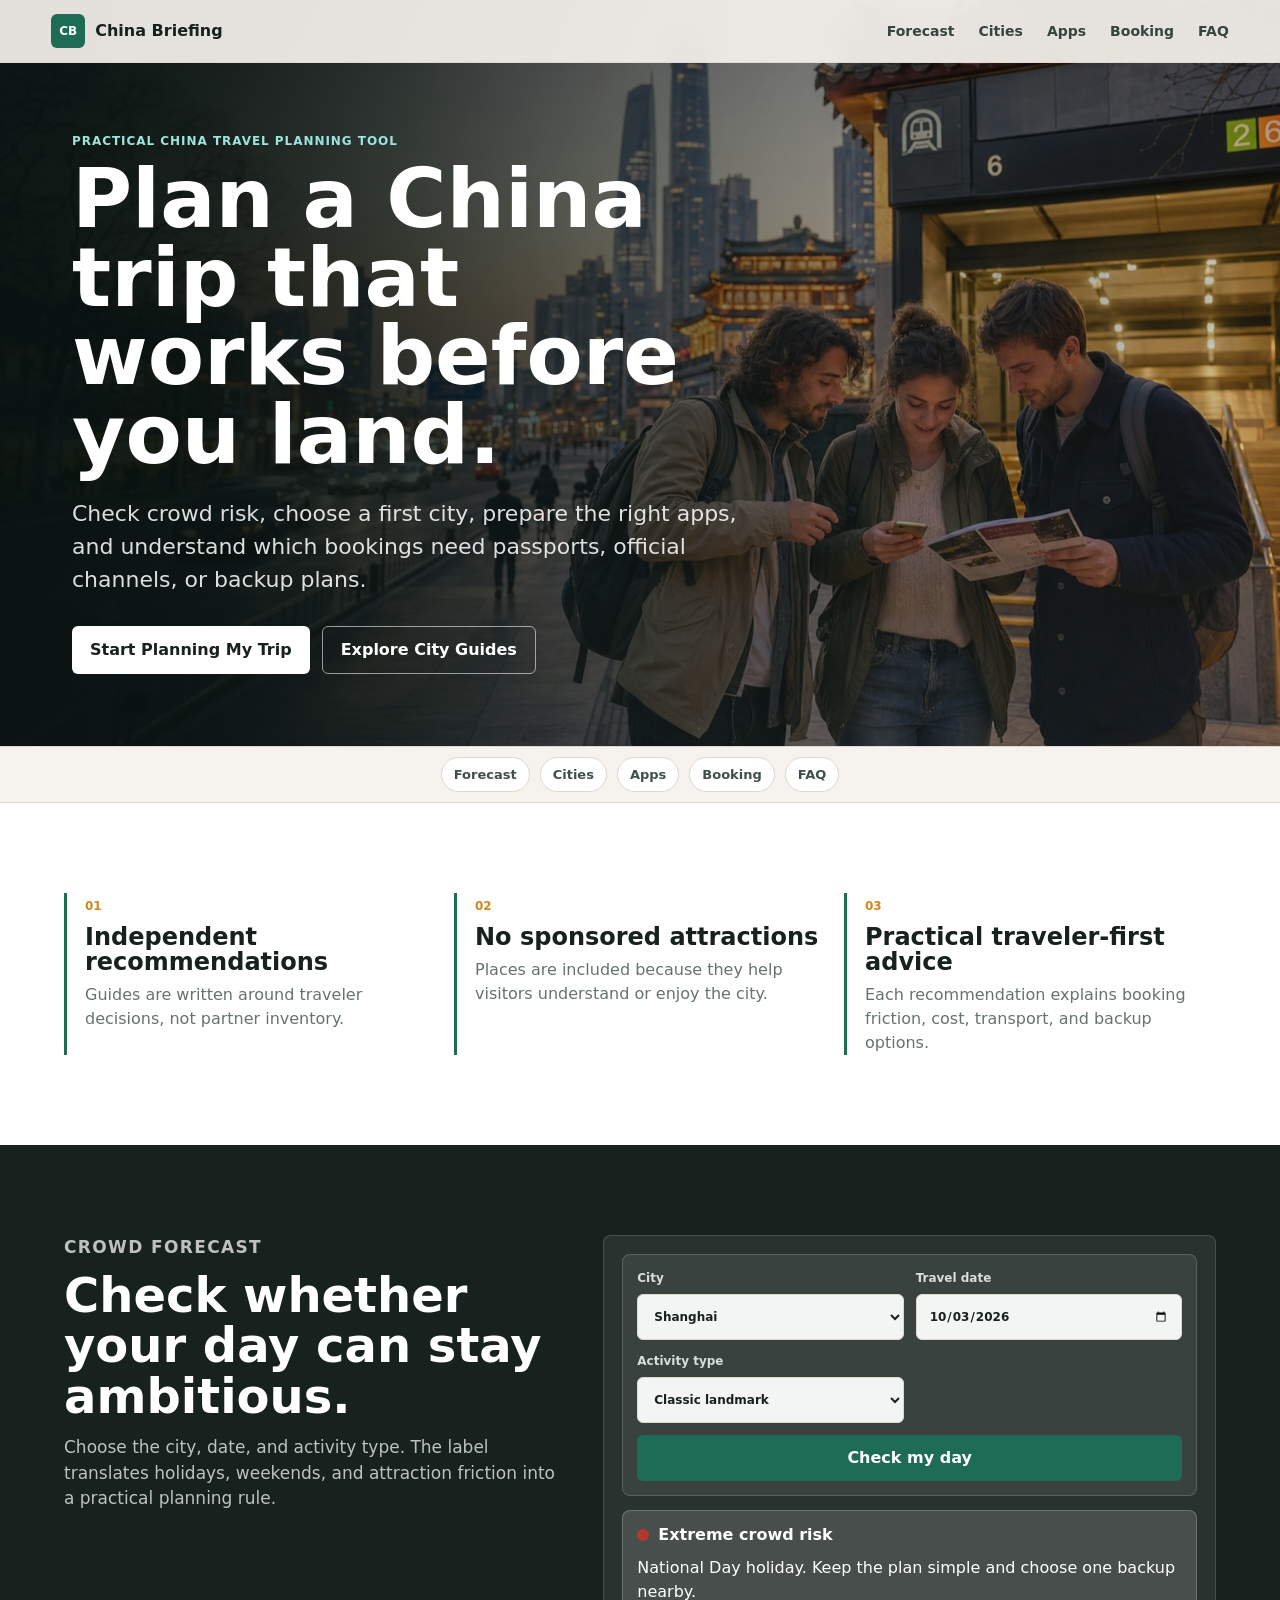
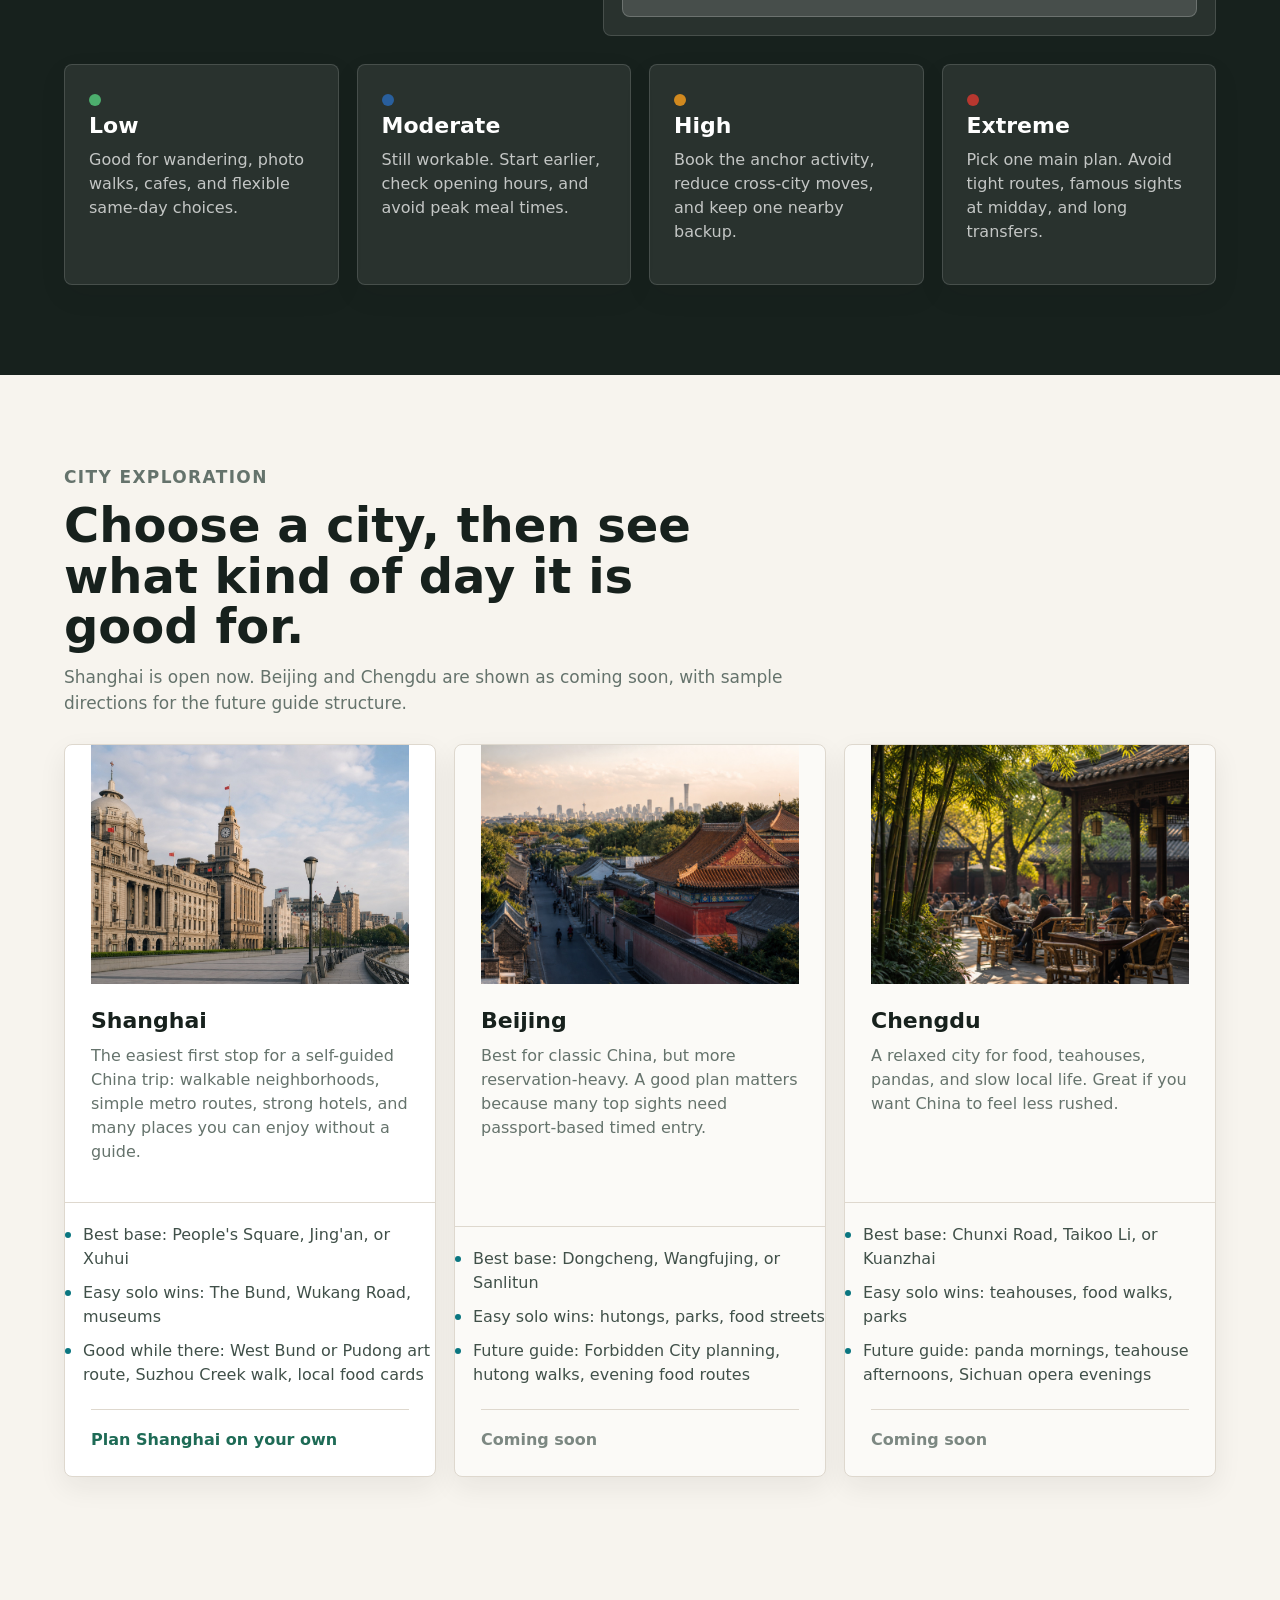
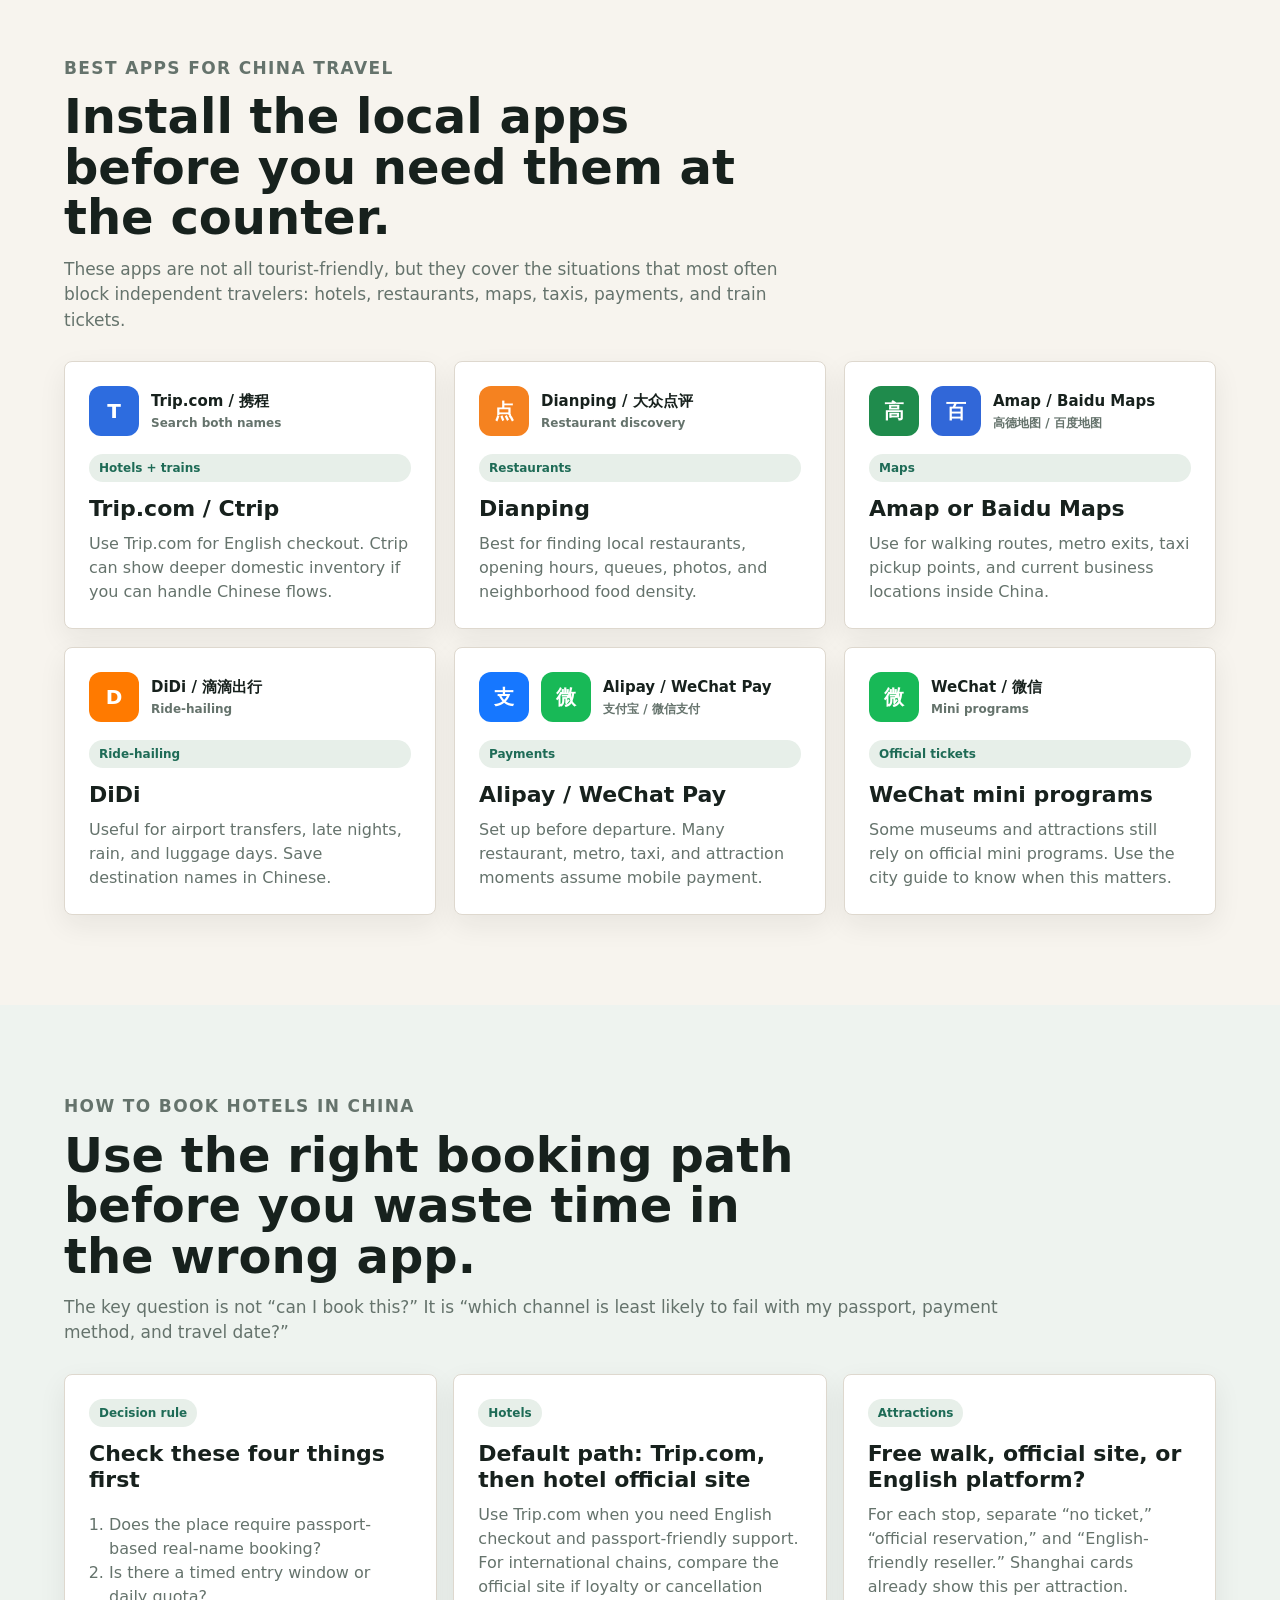
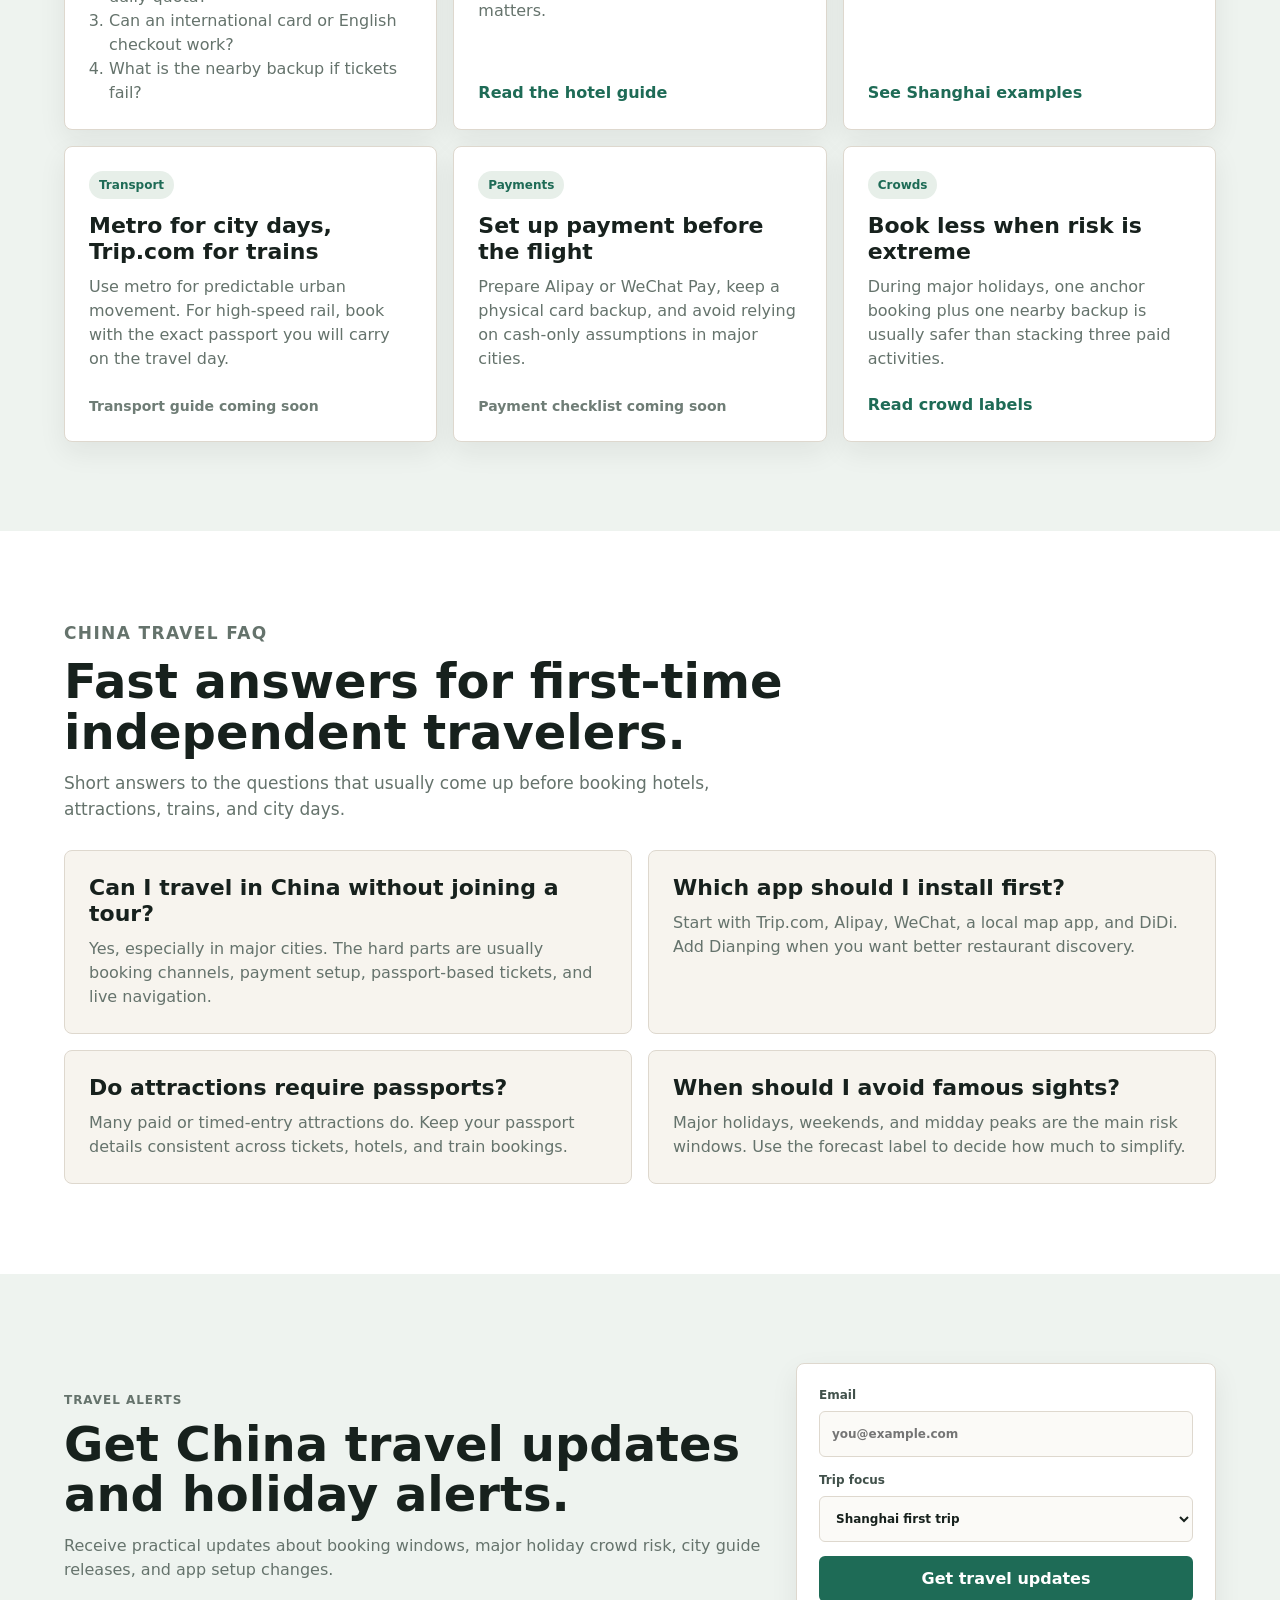
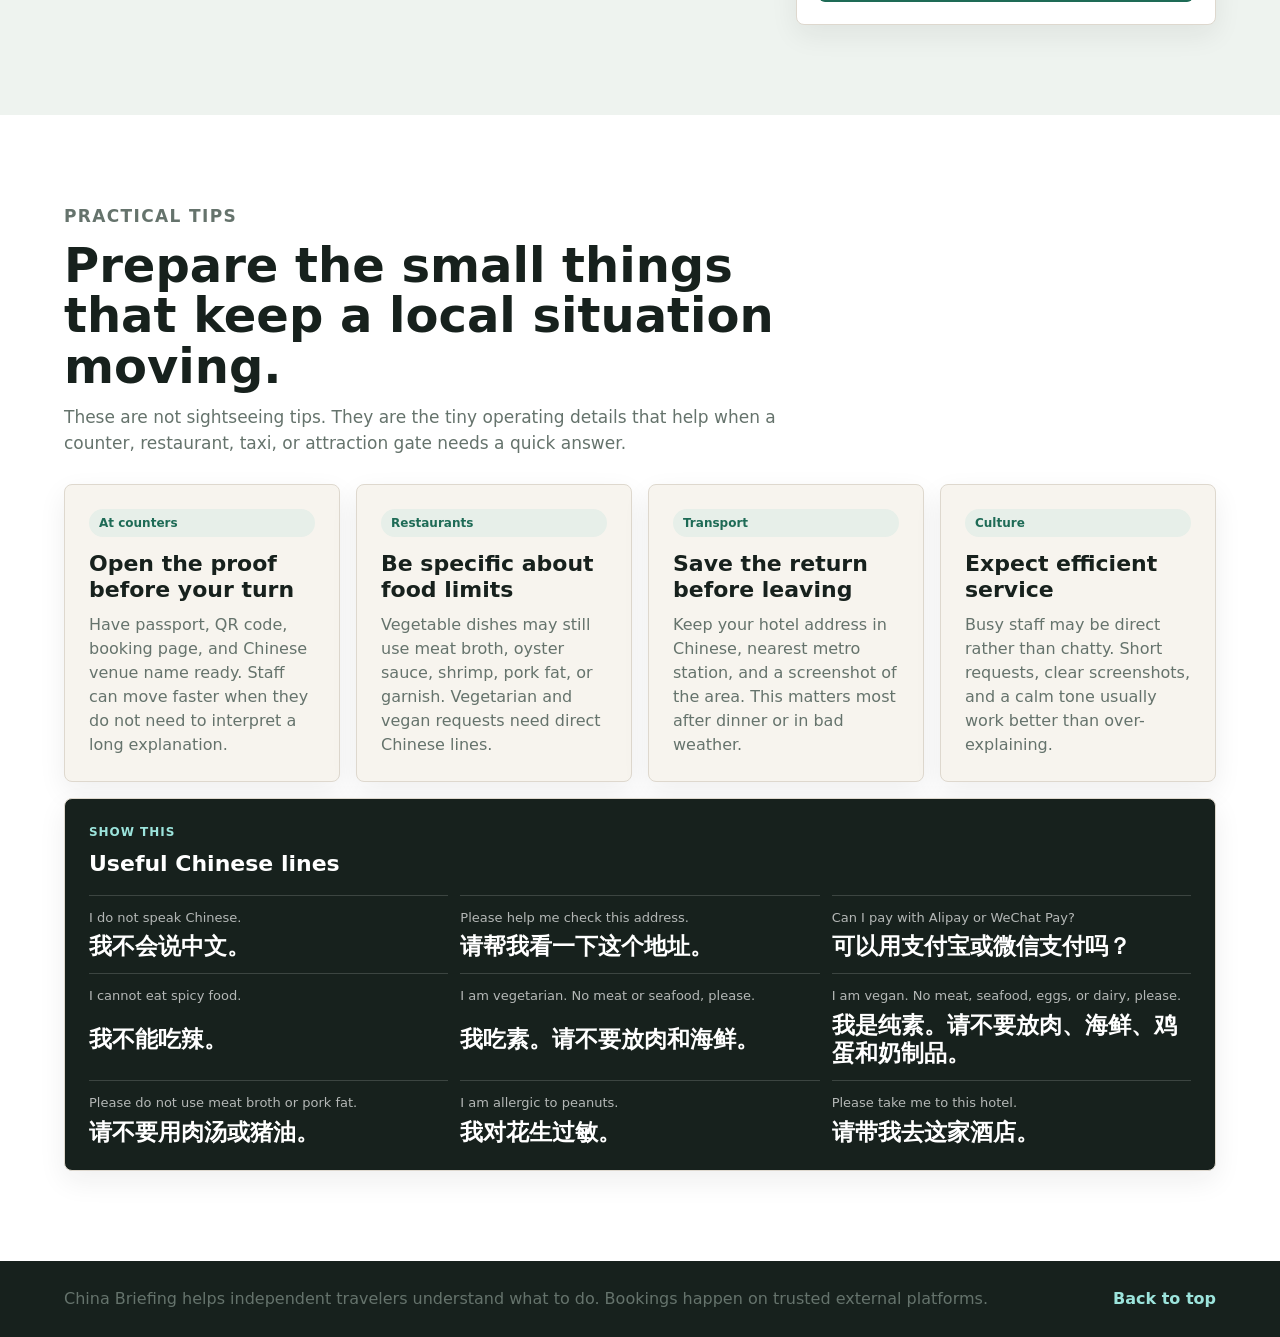
<file: index.html>
<!doctype html>
<html lang="en">
  <head>
    <meta charset="utf-8" />
    <meta name="viewport" content="width=device-width, initial-scale=1" />
    <title>China Briefing | Independent China Travel Guidance</title>
    <meta
      name="description"
      content="China travel help for independent visitors: where to book, what to prepare, how to avoid crowds, and how to explore on your own."
    />
    <link rel="stylesheet" href="styles.css" />
  </head>
  <body>
    <header class="topbar">
      <a class="brand" href="#top" aria-label="China Briefing home">
        <span class="brand-mark">CB</span>
        <span>China Briefing</span>
      </a>
      <nav class="nav" aria-label="Main navigation">
        <a href="#crowd-risk">Forecast</a>
        <a href="#cities">Cities</a>
        <a href="#tools">Apps</a>
        <a href="#booking">Booking</a>
        <a href="#faq">FAQ</a>
      </nav>
    </header>

    <main id="top">
      <section class="hero" aria-labelledby="hero-title">
        <img src="assets/hero-china-travel.jpg" alt="Independent travelers navigating a city street in China" />
        <div class="hero-overlay"></div>
        <div class="hero-content">
          <p class="eyebrow">Practical China travel planning tool</p>
          <h1 id="hero-title">Plan a China trip that works before you land.</h1>
          <p class="hero-copy">
            Check crowd risk, choose a first city, prepare the right apps, and understand which bookings need passports, official channels, or backup plans.
          </p>
          <div class="hero-actions" aria-label="Primary actions">
            <a class="button-link button-primary" href="#crowd-risk">Start Planning My Trip</a>
            <a class="button-link button-secondary" href="#cities">Explore City Guides</a>
          </div>
        </div>
      </section>

      <nav class="quick-nav" aria-label="Quick navigation">
        <a href="#crowd-risk">Forecast</a>
        <a href="#cities">Cities</a>
        <a href="#tools">Apps</a>
        <a href="#booking">Booking</a>
        <a href="#faq">FAQ</a>
      </nav>

      <section class="section trust-section" aria-label="Trust principles">
        <article>
          <span class="trust-mark">01</span>
          <h2>Independent recommendations</h2>
          <p>Guides are written around traveler decisions, not partner inventory.</p>
        </article>
        <article>
          <span class="trust-mark">02</span>
          <h2>No sponsored attractions</h2>
          <p>Places are included because they help visitors understand or enjoy the city.</p>
        </article>
        <article>
          <span class="trust-mark">03</span>
          <h2>Practical traveler-first advice</h2>
          <p>Each recommendation explains booking friction, cost, transport, and backup options.</p>
        </article>
      </section>

      <section class="section risk-section" id="crowd-risk" aria-labelledby="risk-title">
        <div class="forecast-layout">
          <div class="section-heading">
            <p class="eyebrow">Crowd forecast</p>
            <h2 id="risk-title">Check whether your day can stay ambitious.</h2>
            <p>
              Choose the city, date, and activity type. The label translates holidays, weekends, and attraction friction into a practical planning rule.
            </p>
          </div>
          <div class="forecast-panel">
            <form class="trip-panel" aria-label="Crowd forecast preview">
              <label>
                City
                <select id="citySelect">
                  <option>Shanghai</option>
                  <option>Beijing</option>
                  <option>Chengdu</option>
                </select>
              </label>
              <label>
                Travel date
                <input id="dateInput" type="date" value="2026-10-03" />
              </label>
              <label>
                Activity type
                <select id="interestSelect">
                  <option>Classic landmark</option>
                  <option>Museum or exhibition</option>
                  <option>Food neighborhood</option>
                  <option>Theme park or day trip</option>
                </select>
              </label>
              <button type="button" id="previewButton">Check my day</button>
            </form>
            <div class="risk-result" id="riskResult" aria-live="polite">
              <span class="risk-dot risk-extreme"></span>
              <strong>Extreme crowd risk</strong>
              <span>National Day holiday. Keep the plan simple and choose one backup nearby.</span>
            </div>
          </div>
        </div>
        <div class="risk-grid">
          <article class="risk-card">
            <span class="risk-dot risk-low"></span>
            <h3>Low</h3>
            <p>Good for wandering, photo walks, cafes, and flexible same-day choices.</p>
          </article>
          <article class="risk-card">
            <span class="risk-dot risk-moderate"></span>
            <h3>Moderate</h3>
            <p>Still workable. Start earlier, check opening hours, and avoid peak meal times.</p>
          </article>
          <article class="risk-card">
            <span class="risk-dot risk-high"></span>
            <h3>High</h3>
            <p>Book the anchor activity, reduce cross-city moves, and keep one nearby backup.</p>
          </article>
          <article class="risk-card">
            <span class="risk-dot risk-extreme"></span>
            <h3>Extreme</h3>
            <p>Pick one main plan. Avoid tight routes, famous sights at midday, and long transfers.</p>
          </article>
        </div>
      </section>

      <section class="section" id="cities" aria-labelledby="cities-title">
        <div class="section-heading">
          <p class="eyebrow">City exploration</p>
          <h2 id="cities-title">Choose a city, then see what kind of day it is good for.</h2>
          <p>Shanghai is open now. Beijing and Chengdu are shown as coming soon, with sample directions for the future guide structure.</p>
        </div>
        <div class="city-grid">
          <article class="city-card">
            <div class="city-image">
              <img src="assets/attractions/shanghai-bund-heritage.jpg" alt="Historic buildings along the Bund waterfront in Shanghai" />
            </div>
            <div>
              <h3>Shanghai</h3>
              <p>The easiest first stop for a self-guided China trip: walkable neighborhoods, simple metro routes, strong hotels, and many places you can enjoy without a guide.</p>
            </div>
            <ul>
              <li>Best base: People's Square, Jing'an, or Xuhui</li>
              <li>Easy solo wins: The Bund, Wukang Road, museums</li>
              <li>Good while there: West Bund or Pudong art route, Suzhou Creek walk, local food cards</li>
            </ul>
            <a class="card-link" href="cities/shanghai.html">Plan Shanghai on your own</a>
          </article>
          <article class="city-card city-card-pending">
            <div class="city-image">
              <img src="assets/city-beijing.jpg" alt="Beijing historic architecture and hutong atmosphere" />
            </div>
            <div>
              <h3>Beijing</h3>
              <p>Best for classic China, but more reservation-heavy. A good plan matters because many top sights need passport-based timed entry.</p>
            </div>
            <ul>
              <li>Best base: Dongcheng, Wangfujing, or Sanlitun</li>
              <li>Easy solo wins: hutongs, parks, food streets</li>
              <li>Future guide: Forbidden City planning, hutong walks, evening food routes</li>
            </ul>
            <span class="card-link card-link-disabled">Coming soon</span>
          </article>
          <article class="city-card city-card-pending">
            <div class="city-image">
              <img src="assets/city-chengdu.jpg" alt="Chengdu teahouse courtyard and local city life" />
            </div>
            <div>
              <h3>Chengdu</h3>
              <p>A relaxed city for food, teahouses, pandas, and slow local life. Great if you want China to feel less rushed.</p>
            </div>
            <ul>
              <li>Best base: Chunxi Road, Taikoo Li, or Kuanzhai</li>
              <li>Easy solo wins: teahouses, food walks, parks</li>
              <li>Future guide: panda mornings, teahouse afternoons, Sichuan opera evenings</li>
            </ul>
            <span class="card-link card-link-disabled">Coming soon</span>
          </article>
        </div>
      </section>

      <section class="section tools-section" id="tools" aria-labelledby="tools-title">
        <div class="section-heading">
          <p class="eyebrow">Best apps for China travel</p>
          <h2 id="tools-title">Install the local apps before you need them at the counter.</h2>
          <p>These apps are not all tourist-friendly, but they cover the situations that most often block independent travelers: hotels, restaurants, maps, taxis, payments, and train tickets.</p>
        </div>
        <div class="tool-grid">
          <article class="tool-card">
            <div class="app-heading">
              <span class="app-logo logo-trip">T</span>
              <div><strong>Trip.com / 携程</strong><small>Search both names</small></div>
            </div>
            <span class="tag">Hotels + trains</span>
            <h3>Trip.com / Ctrip</h3>
            <p>Use Trip.com for English checkout. Ctrip can show deeper domestic inventory if you can handle Chinese flows.</p>
          </article>
          <article class="tool-card">
            <div class="app-heading">
              <span class="app-logo logo-dianping">点</span>
              <div><strong>Dianping / 大众点评</strong><small>Restaurant discovery</small></div>
            </div>
            <span class="tag">Restaurants</span>
            <h3>Dianping</h3>
            <p>Best for finding local restaurants, opening hours, queues, photos, and neighborhood food density.</p>
          </article>
          <article class="tool-card">
            <div class="app-heading app-heading-dual">
              <span class="app-logo logo-amap">高</span>
              <span class="app-logo logo-baidu">百</span>
              <div><strong>Amap / Baidu Maps</strong><small>高德地图 / 百度地图</small></div>
            </div>
            <span class="tag">Maps</span>
            <h3>Amap or Baidu Maps</h3>
            <p>Use for walking routes, metro exits, taxi pickup points, and current business locations inside China.</p>
          </article>
          <article class="tool-card">
            <div class="app-heading">
              <span class="app-logo logo-didi">D</span>
              <div><strong>DiDi / 滴滴出行</strong><small>Ride-hailing</small></div>
            </div>
            <span class="tag">Ride-hailing</span>
            <h3>DiDi</h3>
            <p>Useful for airport transfers, late nights, rain, and luggage days. Save destination names in Chinese.</p>
          </article>
          <article class="tool-card">
            <div class="app-heading app-heading-dual">
              <span class="app-logo logo-alipay">支</span>
              <span class="app-logo logo-wechat">微</span>
              <div><strong>Alipay / WeChat Pay</strong><small>支付宝 / 微信支付</small></div>
            </div>
            <span class="tag">Payments</span>
            <h3>Alipay / WeChat Pay</h3>
            <p>Set up before departure. Many restaurant, metro, taxi, and attraction moments assume mobile payment.</p>
          </article>
          <article class="tool-card">
            <div class="app-heading">
              <span class="app-logo logo-wechat">微</span>
              <div><strong>WeChat / 微信</strong><small>Mini programs</small></div>
            </div>
            <span class="tag">Official tickets</span>
            <h3>WeChat mini programs</h3>
            <p>Some museums and attractions still rely on official mini programs. Use the city guide to know when this matters.</p>
          </article>
        </div>
      </section>

      <section class="section booking-section" id="booking" aria-labelledby="booking-title">
        <div class="section-heading booking-heading">
          <p class="eyebrow">How to book hotels in China</p>
          <h2 id="booking-title">Use the right booking path before you waste time in the wrong app.</h2>
          <p>
            The key question is not “can I book this?” It is “which channel is least likely to fail with my passport, payment method, and travel date?”
          </p>
        </div>
        <div class="guide-list">
          <article class="guide-card booking-checklist">
            <span class="tag">Decision rule</span>
            <h3>Check these four things first</h3>
            <ol>
              <li>Does the place require passport-based real-name booking?</li>
              <li>Is there a timed entry window or daily quota?</li>
              <li>Can an international card or English checkout work?</li>
              <li>What is the nearby backup if tickets fail?</li>
            </ol>
          </article>
          <article class="guide-card">
            <span class="tag">Hotels</span>
            <h3>Default path: Trip.com, then hotel official site</h3>
            <p>Use Trip.com when you need English checkout and passport-friendly support. For international chains, compare the official site if loyalty or cancellation matters.</p>
            <a href="guides/book-hotels-in-china.html">Read the hotel guide</a>
          </article>
          <article class="guide-card">
            <span class="tag">Attractions</span>
            <h3>Free walk, official site, or English platform?</h3>
            <p>For each stop, separate “no ticket,” “official reservation,” and “English-friendly reseller.” Shanghai cards already show this per attraction.</p>
            <a href="cities/shanghai.html">See Shanghai examples</a>
          </article>
          <article class="guide-card">
            <span class="tag">Transport</span>
            <h3>Metro for city days, Trip.com for trains</h3>
            <p>Use metro for predictable urban movement. For high-speed rail, book with the exact passport you will carry on the travel day.</p>
            <span class="inline-status">Transport guide coming soon</span>
          </article>
          <article class="guide-card">
            <span class="tag">Payments</span>
            <h3>Set up payment before the flight</h3>
            <p>Prepare Alipay or WeChat Pay, keep a physical card backup, and avoid relying on cash-only assumptions in major cities.</p>
            <span class="inline-status">Payment checklist coming soon</span>
          </article>
          <article class="guide-card">
            <span class="tag">Crowds</span>
            <h3>Book less when risk is extreme</h3>
            <p>During major holidays, one anchor booking plus one nearby backup is usually safer than stacking three paid activities.</p>
            <a href="#crowd-risk">Read crowd labels</a>
          </article>
        </div>
      </section>

      <section class="section faq-section" id="faq" aria-labelledby="faq-title">
        <div class="section-heading">
          <p class="eyebrow">China travel FAQ</p>
          <h2 id="faq-title">Fast answers for first-time independent travelers.</h2>
          <p>Short answers to the questions that usually come up before booking hotels, attractions, trains, and city days.</p>
        </div>
        <div class="faq-grid">
          <article class="faq-card">
            <h3>Can I travel in China without joining a tour?</h3>
            <p>Yes, especially in major cities. The hard parts are usually booking channels, payment setup, passport-based tickets, and live navigation.</p>
          </article>
          <article class="faq-card">
            <h3>Which app should I install first?</h3>
            <p>Start with Trip.com, Alipay, WeChat, a local map app, and DiDi. Add Dianping when you want better restaurant discovery.</p>
          </article>
          <article class="faq-card">
            <h3>Do attractions require passports?</h3>
            <p>Many paid or timed-entry attractions do. Keep your passport details consistent across tickets, hotels, and train bookings.</p>
          </article>
          <article class="faq-card">
            <h3>When should I avoid famous sights?</h3>
            <p>Major holidays, weekends, and midday peaks are the main risk windows. Use the forecast label to decide how much to simplify.</p>
          </article>
        </div>
      </section>

      <section class="section email-signup" aria-labelledby="signup-title">
        <div>
          <p class="eyebrow">Travel alerts</p>
          <h2 id="signup-title">Get China travel updates and holiday alerts.</h2>
          <p>Receive practical updates about booking windows, major holiday crowd risk, city guide releases, and app setup changes.</p>
        </div>
        <form class="signup-form">
          <label>
            Email
            <input type="email" placeholder="you@example.com" />
          </label>
          <label>
            Trip focus
            <select>
              <option>Shanghai first trip</option>
              <option>Multi-city China trip</option>
              <option>China travel apps and payments</option>
              <option>Holiday crowd alerts</option>
            </select>
          </label>
          <button type="button">Get travel updates</button>
        </form>
      </section>

      <section class="section tips-section" id="tips" aria-labelledby="tips-title">
        <div class="section-heading">
          <p class="eyebrow">Practical tips</p>
          <h2 id="tips-title">Prepare the small things that keep a local situation moving.</h2>
          <p>
            These are not sightseeing tips. They are the tiny operating details that help when a counter, restaurant, taxi, or attraction gate needs a quick answer.
          </p>
        </div>
        <div class="tips-board">
          <article class="tip-card">
            <span class="tag">At counters</span>
            <h3>Open the proof before your turn</h3>
            <p>Have passport, QR code, booking page, and Chinese venue name ready. Staff can move faster when they do not need to interpret a long explanation.</p>
          </article>
          <article class="tip-card">
            <span class="tag">Restaurants</span>
            <h3>Be specific about food limits</h3>
            <p>Vegetable dishes may still use meat broth, oyster sauce, shrimp, pork fat, or garnish. Vegetarian and vegan requests need direct Chinese lines.</p>
          </article>
          <article class="tip-card">
            <span class="tag">Transport</span>
            <h3>Save the return before leaving</h3>
            <p>Keep your hotel address in Chinese, nearest metro station, and a screenshot of the area. This matters most after dinner or in bad weather.</p>
          </article>
          <article class="tip-card">
            <span class="tag">Culture</span>
            <h3>Expect efficient service</h3>
            <p>Busy staff may be direct rather than chatty. Short requests, clear screenshots, and a calm tone usually work better than over-explaining.</p>
          </article>

          <aside class="phrase-card" aria-label="Emergency Chinese phrases">
            <div>
              <p class="eyebrow">Show this</p>
              <h3>Useful Chinese lines</h3>
            </div>
            <dl class="phrase-list">
              <div>
                <dt>I do not speak Chinese.</dt>
                <dd>我不会说中文。</dd>
              </div>
              <div>
                <dt>Please help me check this address.</dt>
                <dd>请帮我看一下这个地址。</dd>
              </div>
              <div>
                <dt>Can I pay with Alipay or WeChat Pay?</dt>
                <dd>可以用支付宝或微信支付吗？</dd>
              </div>
              <div>
                <dt>I cannot eat spicy food.</dt>
                <dd>我不能吃辣。</dd>
              </div>
              <div>
                <dt>I am vegetarian. No meat or seafood, please.</dt>
                <dd>我吃素。请不要放肉和海鲜。</dd>
              </div>
              <div>
                <dt>I am vegan. No meat, seafood, eggs, or dairy, please.</dt>
                <dd>我是纯素。请不要放肉、海鲜、鸡蛋和奶制品。</dd>
              </div>
              <div>
                <dt>Please do not use meat broth or pork fat.</dt>
                <dd>请不要用肉汤或猪油。</dd>
              </div>
              <div>
                <dt>I am allergic to peanuts.</dt>
                <dd>我对花生过敏。</dd>
              </div>
              <div>
                <dt>Please take me to this hotel.</dt>
                <dd>请带我去这家酒店。</dd>
              </div>
            </dl>
          </aside>
        </div>
      </section>

    </main>

    <footer class="footer">
      <p>China Briefing helps independent travelers understand what to do. Bookings happen on trusted external platforms.</p>
      <a href="#top">Back to top</a>
    </footer>

    <script src="app.js"></script>
  </body>
</html>
</file>
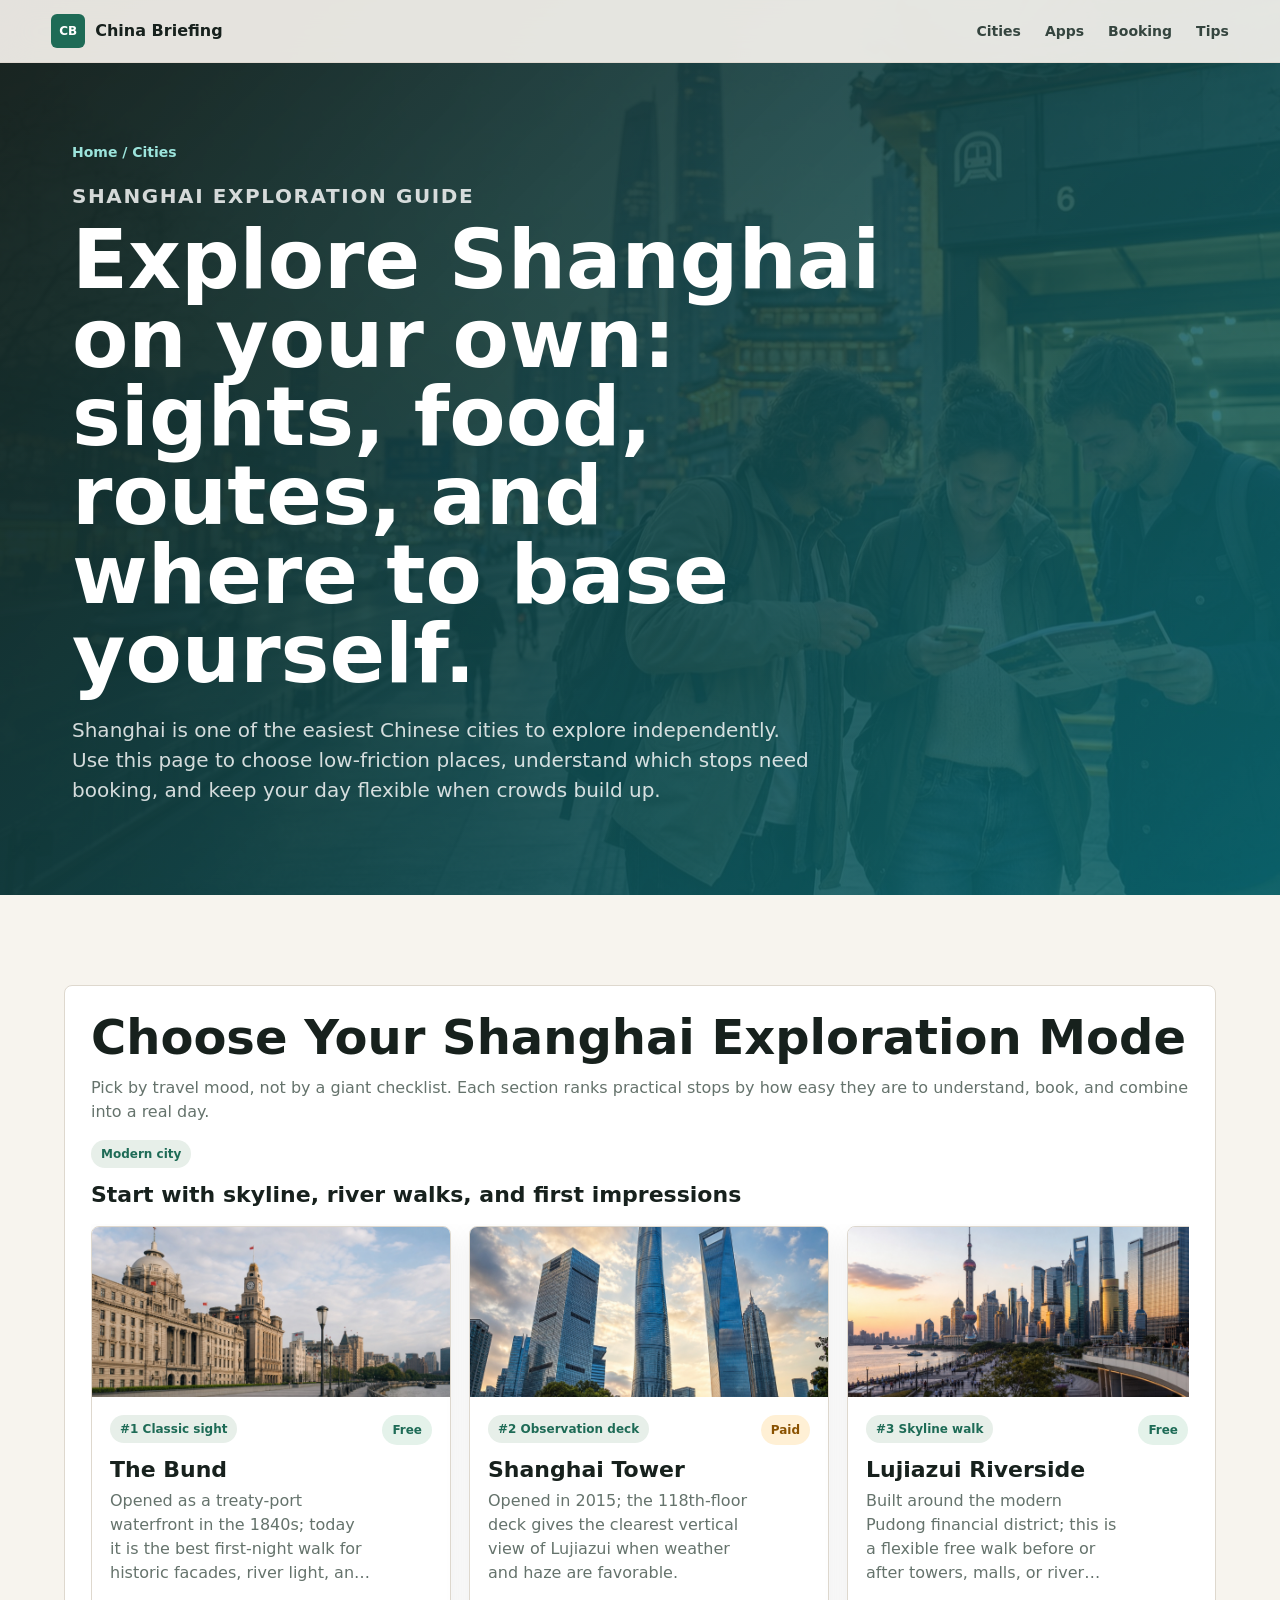
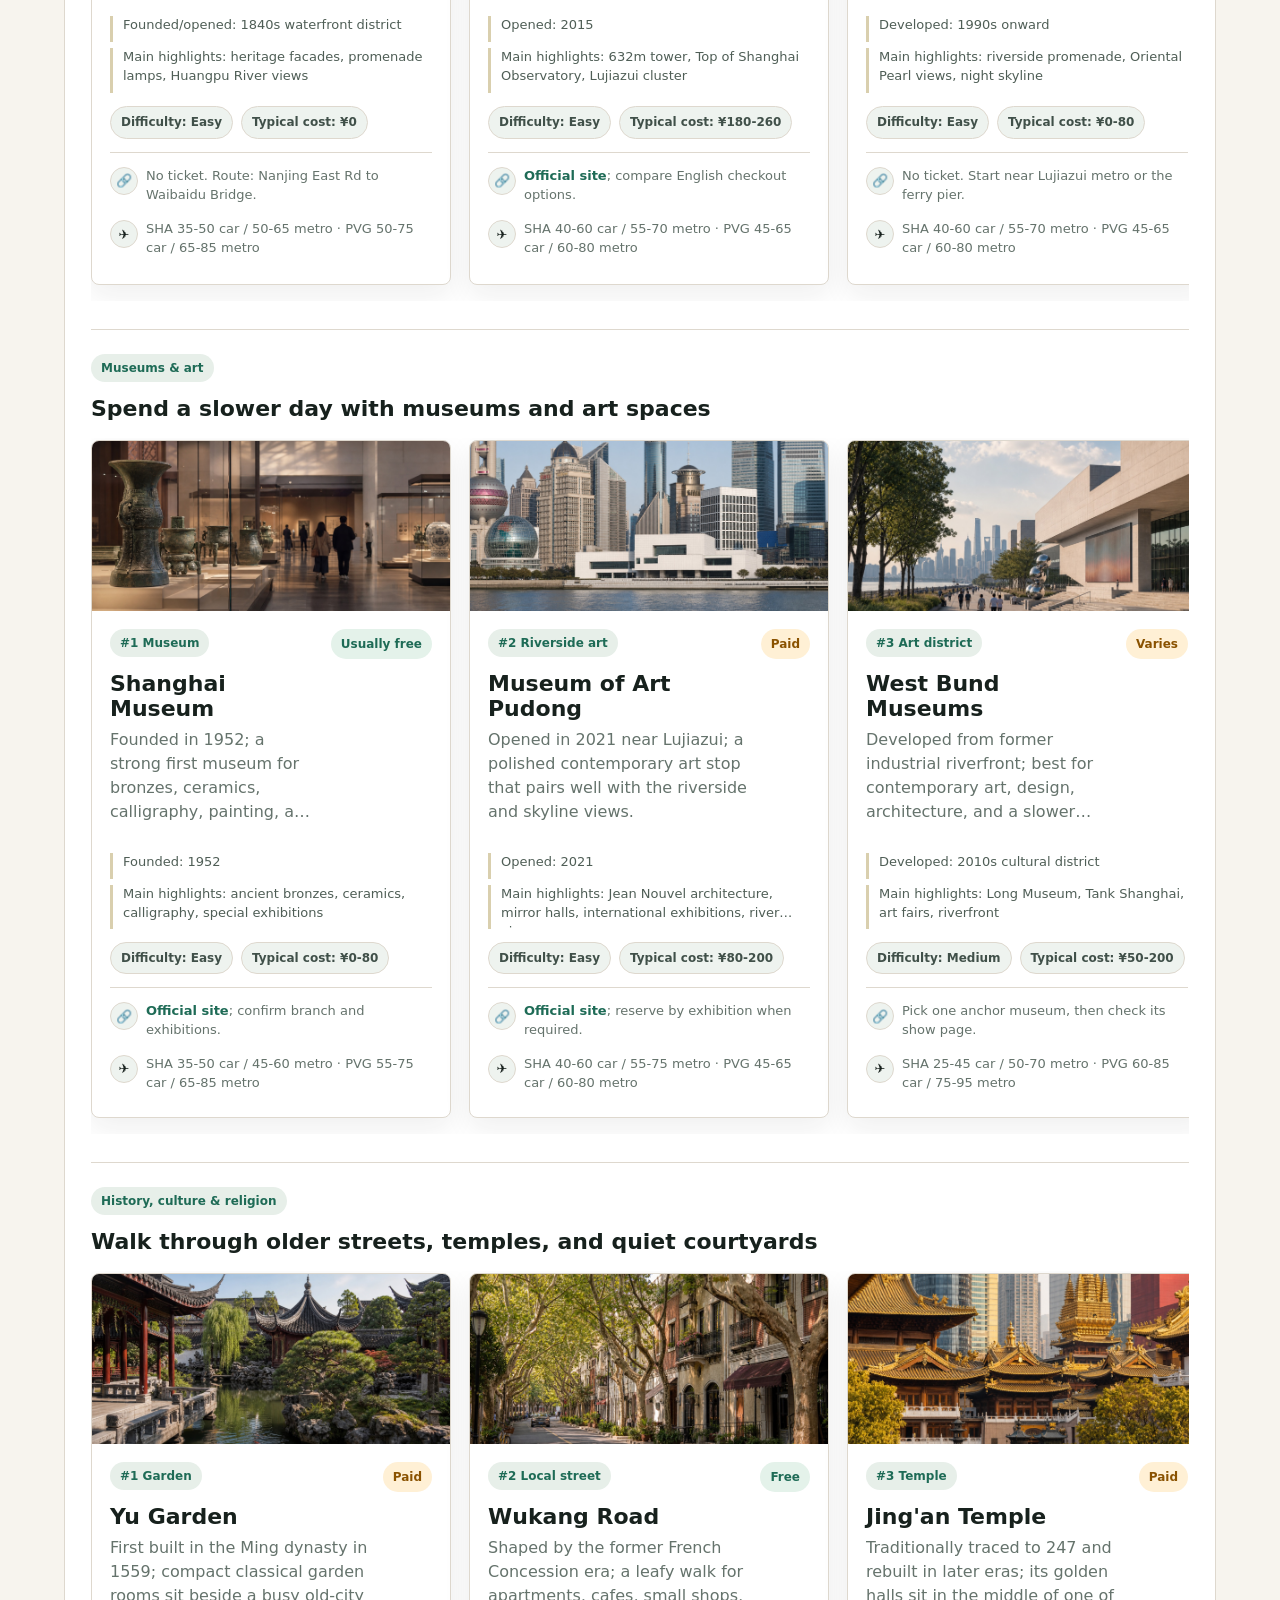
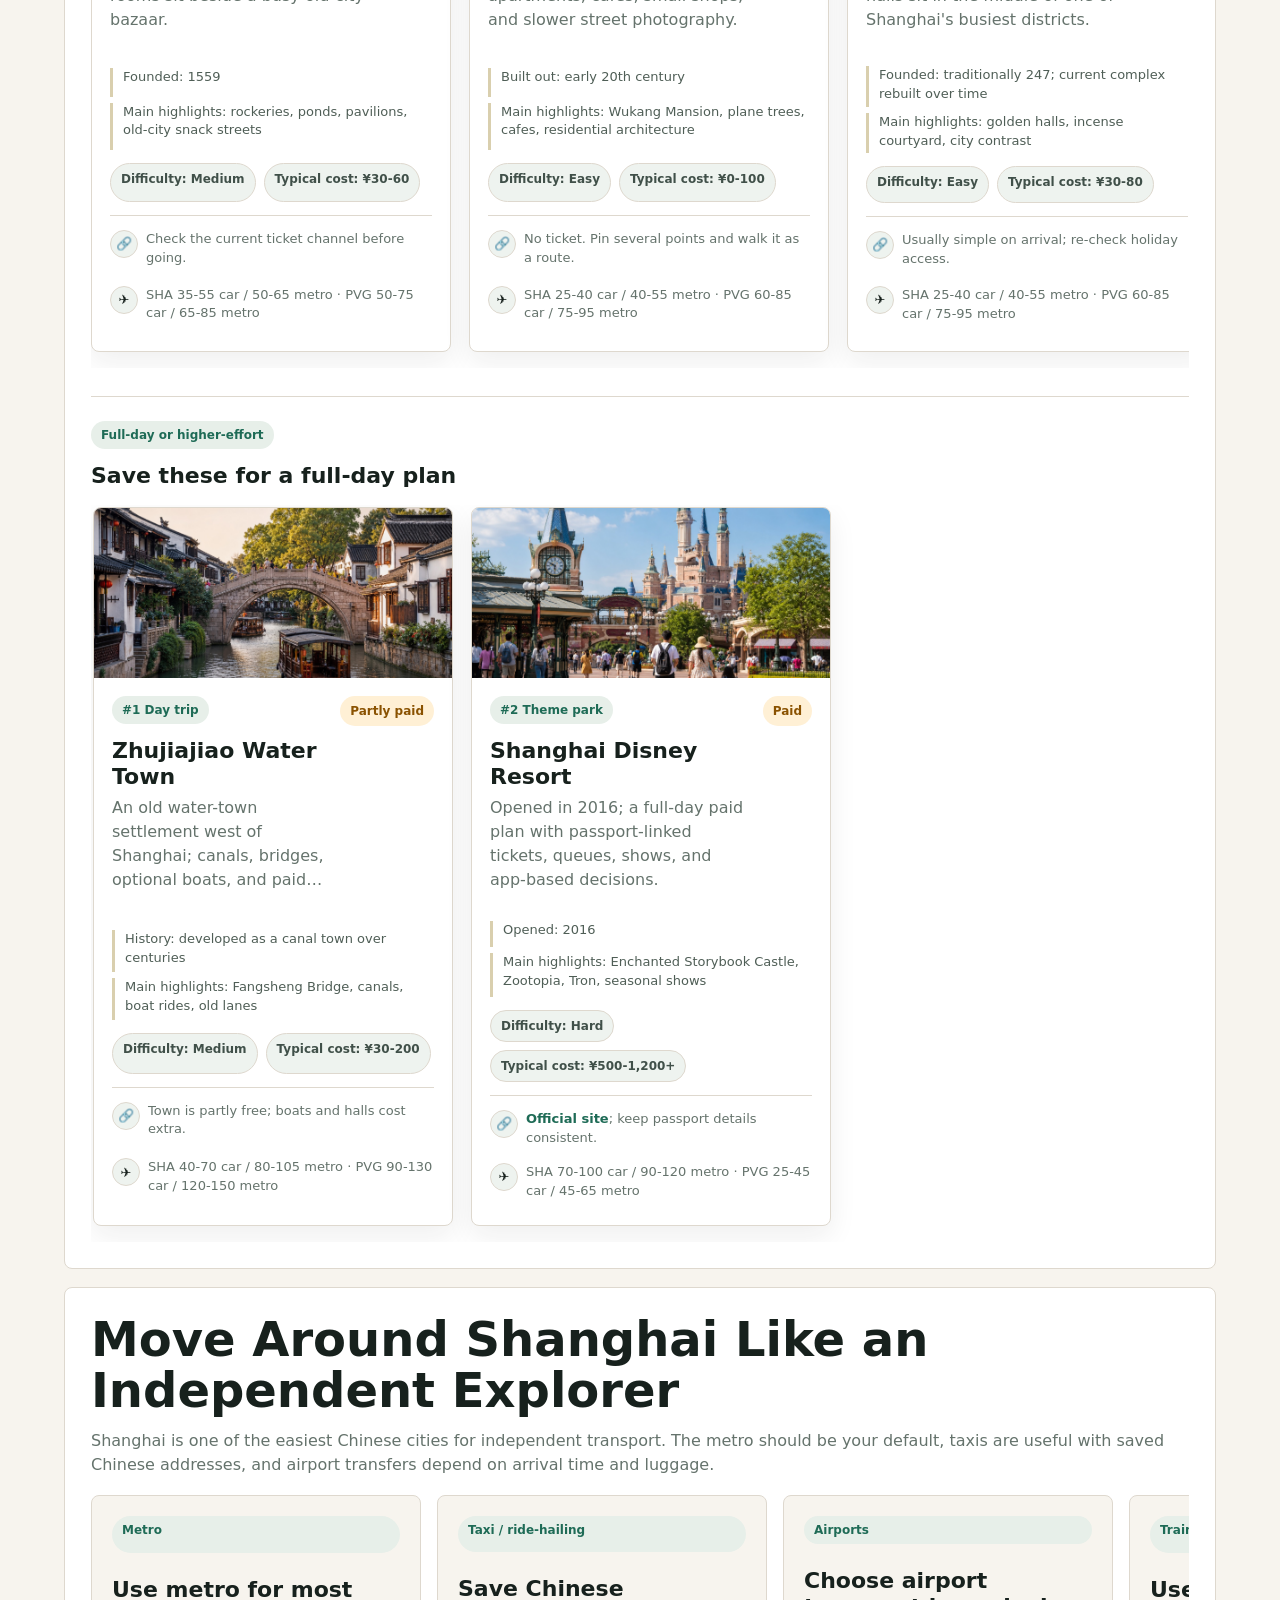
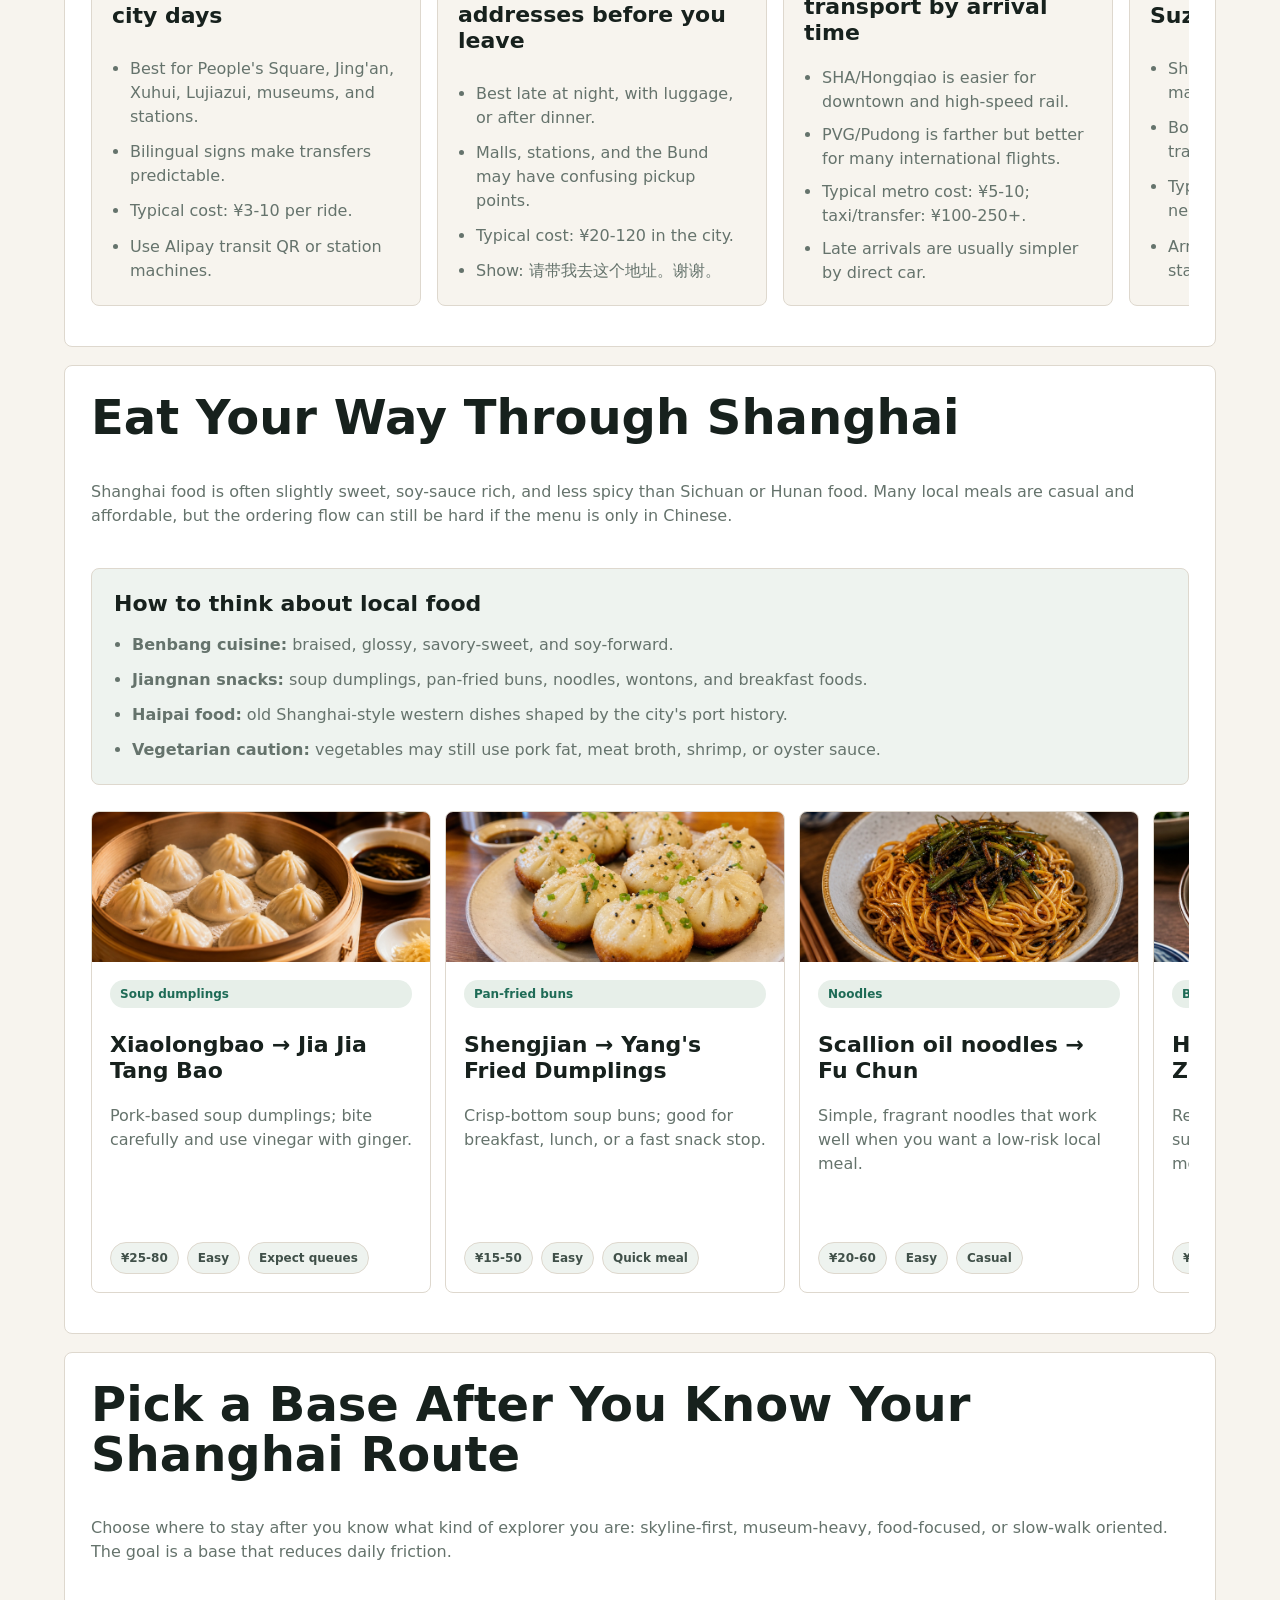
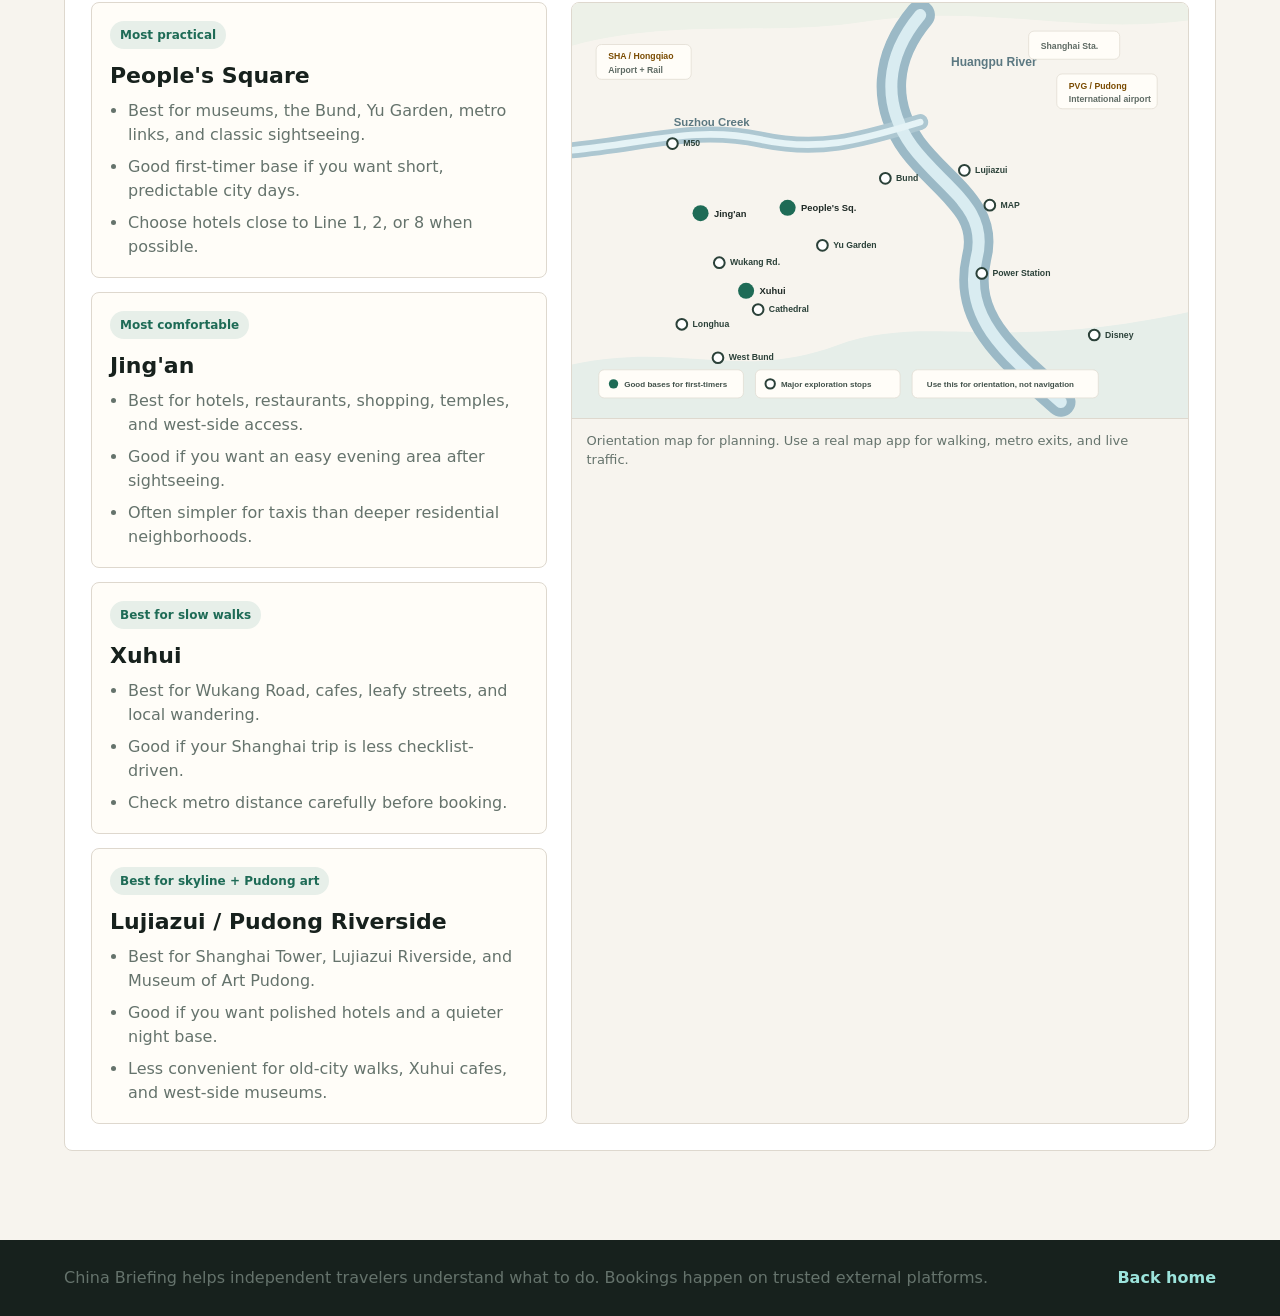
<file: cities/shanghai.html>
<!doctype html>
<html lang="en">
  <head>
    <meta charset="utf-8" />
    <meta name="viewport" content="width=device-width, initial-scale=1" />
    <title>Explore Shanghai on Your Own | China Briefing</title>
    <meta
      name="description"
      content="A self-guided Shanghai exploration guide for independent visitors: sights, food, transport, airport context, and where to stay."
    />
    <link rel="stylesheet" href="../styles.css" />
  </head>
  <body>
    <header class="topbar">
      <a class="brand" href="../index.html">
        <span class="brand-mark">CB</span>
        <span>China Briefing</span>
      </a>
      <nav class="nav" aria-label="Main navigation">
        <a href="../index.html#cities">Cities</a>
        <a href="../index.html#tools">Apps</a>
        <a href="../index.html#booking">Booking</a>
        <a href="../index.html#tips">Tips</a>
      </nav>
    </header>

    <main>
      <section class="subpage-hero">
        <a class="breadcrumb" href="../index.html">Home / Cities</a>
        <p class="eyebrow">Shanghai exploration guide</p>
        <h1>Explore Shanghai on your own: sights, food, routes, and where to base yourself.</h1>
        <p>
          Shanghai is one of the easiest Chinese cities to explore independently. Use this page to choose low-friction places, understand which stops need booking, and keep your day flexible when crowds build up.
        </p>
      </section>

      <section class="section city-content">
        <div class="content-stack">
          <article class="info-block">
            <h2>Choose Your Shanghai Exploration Mode</h2>
            <p>
              Pick by travel mood, not by a giant checklist. Each section ranks practical stops by how easy they are to understand, book, and combine into a real day.
            </p>

            <section class="explore-category">
              <div class="category-heading">
                <span class="tag">Modern city</span>
                <h3>Start with skyline, river walks, and first impressions</h3>
              </div>
              <div class="attraction-grid">
                <article class="attraction-card">
                  <img src="../assets/attractions/shanghai-bund-heritage.jpg" alt="Historic buildings along the Bund waterfront in Shanghai" />
                  <div class="attraction-body">
                    <div class="attraction-top">
                      <div><span class="tag">#1 Classic sight</span><h3>The Bund</h3><p>Opened as a treaty-port waterfront in the 1840s; today it is the best first-night walk for historic facades, river light, and old Shanghai texture.</p></div>
                      <span class="price-pill price-free">Free</span>
                    </div>
                    <div class="detail-points"><span>Founded/opened: 1840s waterfront district</span><span>Main highlights: heritage facades, promenade lamps, Huangpu River views</span></div>
                    <div class="explorer-stats"><span>Difficulty: Easy</span><span>Typical cost: ¥0</span></div>
                    <dl class="booking-list"><div class="booking-row"><strong>🔗</strong><span>No ticket. Route: Nanjing East Rd to Waibaidu Bridge.</span></div><div class="booking-row"><strong>✈</strong><span>SHA 35-50 car / 50-65 metro · PVG 50-75 car / 65-85 metro</span></div></dl>
                  </div>
                </article>
                <article class="attraction-card">
                  <img src="../assets/attractions/shanghai-tower.jpg" alt="Shanghai Tower and Lujiazui skyscraper district" />
                  <div class="attraction-body">
                    <div class="attraction-top">
                      <div><span class="tag">#2 Observation deck</span><h3>Shanghai Tower</h3><p>Opened in 2015; the 118th-floor deck gives the clearest vertical view of Lujiazui when weather and haze are favorable.</p></div>
                      <span class="price-pill price-paid">Paid</span>
                    </div>
                    <div class="detail-points"><span>Opened: 2015</span><span>Main highlights: 632m tower, Top of Shanghai Observatory, Lujiazui cluster</span></div>
                    <div class="explorer-stats"><span>Difficulty: Easy</span><span>Typical cost: ¥180-260</span></div>
                    <dl class="booking-list"><div class="booking-row"><strong>🔗</strong><span><a href="https://en.shanghaitower.com/" target="_blank" rel="noreferrer">Official site</a>; compare English checkout options.</span></div><div class="booking-row"><strong>✈</strong><span>SHA 40-60 car / 55-70 metro · PVG 45-65 car / 60-80 metro</span></div></dl>
                  </div>
                </article>
                <article class="attraction-card">
                  <img src="../assets/attractions/shanghai-lujiazui.jpg" alt="Lujiazui riverside and modern Shanghai skyline" />
                  <div class="attraction-body">
                    <div class="attraction-top">
                      <div><span class="tag">#3 Skyline walk</span><h3>Lujiazui Riverside</h3><p>Built around the modern Pudong financial district; this is a flexible free walk before or after towers, malls, or river views.</p></div>
                      <span class="price-pill price-free">Free</span>
                    </div>
                    <div class="detail-points"><span>Developed: 1990s onward</span><span>Main highlights: riverside promenade, Oriental Pearl views, night skyline</span></div>
                    <div class="explorer-stats"><span>Difficulty: Easy</span><span>Typical cost: ¥0-80</span></div>
                    <dl class="booking-list"><div class="booking-row"><strong>🔗</strong><span>No ticket. Start near Lujiazui metro or the ferry pier.</span></div><div class="booking-row"><strong>✈</strong><span>SHA 40-60 car / 55-70 metro · PVG 45-65 car / 60-80 metro</span></div></dl>
                  </div>
                </article>
                <article class="attraction-card">
                  <img src="../assets/attractions/shanghai-suzhou-creek.jpg" alt="Suzhou Creek bridges and riverside walkway in Shanghai" />
                  <div class="attraction-body">
                    <div class="attraction-top">
                      <div><span class="tag">#4 Urban walk</span><h3>Suzhou Creek</h3><p>Once an industrial waterway, now a restored urban corridor with bridges, warehouses, cafes, and softer city views.</p></div>
                      <span class="price-pill price-free">Free</span>
                    </div>
                    <div class="detail-points"><span>Renewed: major public-space upgrades in the 2010s-2020s</span><span>Main highlights: bridges, warehouse architecture, creekside walking</span></div>
                    <div class="explorer-stats"><span>Difficulty: Easy</span><span>Typical cost: ¥0-100</span></div>
                    <dl class="booking-list"><div class="booking-row"><strong>🔗</strong><span>No ticket. Pair with the Bund, Jing'an, or M50.</span></div><div class="booking-row"><strong>✈</strong><span>SHA 25-45 car / 45-60 metro · PVG 55-80 car / 70-90 metro</span></div></dl>
                  </div>
                </article>
              </div>
            </section>

            <section class="explore-category">
              <div class="category-heading">
                <span class="tag">Museums & art</span>
                <h3>Spend a slower day with museums and art spaces</h3>
              </div>
              <div class="attraction-grid">
                <article class="attraction-card">
                  <img src="../assets/attractions/shanghai-museum.jpg" alt="Museum gallery with Chinese art exhibits in Shanghai" />
                  <div class="attraction-body">
                    <div class="attraction-top"><div><span class="tag">#1 Museum</span><h3>Shanghai Museum</h3><p>Founded in 1952; a strong first museum for bronzes, ceramics, calligraphy, painting, and a readable sweep of Chinese art.</p></div><span class="price-pill price-free">Usually free</span></div>
                    <div class="detail-points"><span>Founded: 1952</span><span>Main highlights: ancient bronzes, ceramics, calligraphy, special exhibitions</span></div>
                    <div class="explorer-stats"><span>Difficulty: Easy</span><span>Typical cost: ¥0-80</span></div>
                    <dl class="booking-list"><div class="booking-row"><strong>🔗</strong><span><a href="https://www.shanghaimuseum.net" target="_blank" rel="noreferrer">Official site</a>; confirm branch and exhibitions.</span></div><div class="booking-row"><strong>✈</strong><span>SHA 35-50 car / 45-60 metro · PVG 55-75 car / 65-85 metro</span></div></dl>
                  </div>
                </article>
                <article class="attraction-card">
                  <img src="../assets/attractions/shanghai-museum-art-pudong.jpg" alt="Museum of Art Pudong beside the Huangpu River in Shanghai" />
                  <div class="attraction-body">
                    <div class="attraction-top"><div><span class="tag">#2 Riverside art</span><h3>Museum of Art Pudong</h3><p>Opened in 2021 near Lujiazui; a polished contemporary art stop that pairs well with the riverside and skyline views.</p></div><span class="price-pill price-paid">Paid</span></div>
                    <div class="detail-points"><span>Opened: 2021</span><span>Main highlights: Jean Nouvel architecture, mirror halls, international exhibitions, river views</span></div>
                    <div class="explorer-stats"><span>Difficulty: Easy</span><span>Typical cost: ¥80-200</span></div>
                    <dl class="booking-list"><div class="booking-row"><strong>🔗</strong><span><a href="https://www.museumofartpd.org.cn/" target="_blank" rel="noreferrer">Official site</a>; reserve by exhibition when required.</span></div><div class="booking-row"><strong>✈</strong><span>SHA 40-60 car / 55-75 metro · PVG 45-65 car / 60-80 metro</span></div></dl>
                  </div>
                </article>
                <article class="attraction-card">
                  <img src="../assets/attractions/shanghai-west-bund.jpg" alt="West Bund museum area in Shanghai" />
                  <div class="attraction-body">
                    <div class="attraction-top"><div><span class="tag">#3 Art district</span><h3>West Bund Museums</h3><p>Developed from former industrial riverfront; best for contemporary art, design, architecture, and a slower riverside afternoon.</p></div><span class="price-pill price-paid">Varies</span></div>
                    <div class="detail-points"><span>Developed: 2010s cultural district</span><span>Main highlights: Long Museum, Tank Shanghai, art fairs, riverfront</span></div>
                    <div class="explorer-stats"><span>Difficulty: Medium</span><span>Typical cost: ¥50-200</span></div>
                    <dl class="booking-list"><div class="booking-row"><strong>🔗</strong><span>Pick one anchor museum, then check its show page.</span></div><div class="booking-row"><strong>✈</strong><span>SHA 25-45 car / 50-70 metro · PVG 60-85 car / 75-95 metro</span></div></dl>
                  </div>
                </article>
                <article class="attraction-card">
                  <img src="../assets/attractions/shanghai-power-station-art.jpg" alt="Power Station of Art contemporary museum by the Huangpu River" />
                  <div class="attraction-body">
                    <div class="attraction-top"><div><span class="tag">#4 Contemporary art</span><h3>Power Station of Art</h3><p>Opened in 2012 in a former power plant; a large contemporary art venue with industrial scale and rotating exhibitions.</p></div><span class="price-pill price-paid">Varies</span></div>
                    <div class="detail-points"><span>Opened: 2012</span><span>Main highlights: industrial architecture, contemporary exhibitions, Huangpu riverside</span></div>
                    <div class="explorer-stats"><span>Difficulty: Medium</span><span>Typical cost: ¥0-150</span></div>
                    <dl class="booking-list"><div class="booking-row"><strong>🔗</strong><span><a href="https://www.powerstationofart.com/" target="_blank" rel="noreferrer">Official site</a>; rules change by show.</span></div><div class="booking-row"><strong>✈</strong><span>SHA 35-55 car / 55-75 metro · PVG 45-70 car / 65-85 metro</span></div></dl>
                  </div>
                </article>
              </div>
            </section>

            <section class="explore-category">
              <div class="category-heading">
                <span class="tag">History, culture & religion</span>
                <h3>Walk through older streets, temples, and quiet courtyards</h3>
              </div>
              <div class="attraction-grid">
                <article class="attraction-card">
                  <img src="../assets/attractions/shanghai-yu-garden.jpg" alt="Classical garden architecture evoking Yu Garden in Shanghai" />
                  <div class="attraction-body">
                    <div class="attraction-top"><div><span class="tag">#1 Garden</span><h3>Yu Garden</h3><p>First built in the Ming dynasty in 1559; compact classical garden rooms sit beside a busy old-city bazaar.</p></div><span class="price-pill price-paid">Paid</span></div>
                    <div class="detail-points"><span>Founded: 1559</span><span>Main highlights: rockeries, ponds, pavilions, old-city snack streets</span></div>
                    <div class="explorer-stats"><span>Difficulty: Medium</span><span>Typical cost: ¥30-60</span></div>
                    <dl class="booking-list"><div class="booking-row"><strong>🔗</strong><span>Check the current ticket channel before going.</span></div><div class="booking-row"><strong>✈</strong><span>SHA 35-55 car / 50-65 metro · PVG 50-75 car / 65-85 metro</span></div></dl>
                  </div>
                </article>
                <article class="attraction-card">
                  <img src="../assets/attractions/shanghai-wukang-road.jpg" alt="Tree-lined historic street in Shanghai" />
                  <div class="attraction-body">
                    <div class="attraction-top"><div><span class="tag">#2 Local street</span><h3>Wukang Road</h3><p>Shaped by the former French Concession era; a leafy walk for apartments, cafes, small shops, and slower street photography.</p></div><span class="price-pill price-free">Free</span></div>
                    <div class="detail-points"><span>Built out: early 20th century</span><span>Main highlights: Wukang Mansion, plane trees, cafes, residential architecture</span></div>
                    <div class="explorer-stats"><span>Difficulty: Easy</span><span>Typical cost: ¥0-100</span></div>
                    <dl class="booking-list"><div class="booking-row"><strong>🔗</strong><span>No ticket. Pin several points and walk it as a route.</span></div><div class="booking-row"><strong>✈</strong><span>SHA 25-40 car / 40-55 metro · PVG 60-85 car / 75-95 metro</span></div></dl>
                  </div>
                </article>
                <article class="attraction-card">
                  <img src="../assets/attractions/shanghai-jingan-temple.jpg" alt="Jing'an Temple golden halls in central Shanghai" />
                  <div class="attraction-body">
                    <div class="attraction-top"><div><span class="tag">#3 Temple</span><h3>Jing'an Temple</h3><p>Traditionally traced to 247 and rebuilt in later eras; its golden halls sit in the middle of one of Shanghai's busiest districts.</p></div><span class="price-pill price-paid">Paid</span></div>
                    <div class="detail-points"><span>Founded: traditionally 247; current complex rebuilt over time</span><span>Main highlights: golden halls, incense courtyard, city contrast</span></div>
                    <div class="explorer-stats"><span>Difficulty: Easy</span><span>Typical cost: ¥30-80</span></div>
                    <dl class="booking-list"><div class="booking-row"><strong>🔗</strong><span>Usually simple on arrival; re-check holiday access.</span></div><div class="booking-row"><strong>✈</strong><span>SHA 25-40 car / 40-55 metro · PVG 60-85 car / 75-95 metro</span></div></dl>
                  </div>
                </article>
                <article class="attraction-card">
                  <img src="../assets/attractions/shanghai-longhua-temple.jpg" alt="Longhua Temple pagoda and traditional temple roofs in Shanghai" />
                  <div class="attraction-body">
                    <div class="attraction-top"><div><span class="tag">#4 Temple</span><h3>Longhua Temple</h3><p>One of Shanghai's oldest temple sites, traditionally linked to the 3rd century; calmer than many central sightseeing stops.</p></div><span class="price-pill price-paid">Paid</span></div>
                    <div class="detail-points"><span>Founded: traditionally 242</span><span>Main highlights: pagoda exterior, temple halls, quieter ritual atmosphere</span></div>
                    <div class="explorer-stats"><span>Difficulty: Medium</span><span>Typical cost: ¥10-50</span></div>
                    <dl class="booking-list"><div class="booking-row"><strong>🔗</strong><span>Check hours before making the cross-town trip.</span></div><div class="booking-row"><strong>✈</strong><span>SHA 30-50 car / 45-65 metro · PVG 55-80 car / 75-95 metro</span></div></dl>
                  </div>
                </article>
                <article class="attraction-card">
                  <img src="../assets/attractions/shanghai-xujiahui-cathedral.jpg" alt="Xujiahui Cathedral red brick facade in Shanghai" />
                  <div class="attraction-body">
                    <div class="attraction-top"><div><span class="tag">#5 Church</span><h3>Xujiahui Cathedral</h3><p>Completed in 1910; a red-brick Catholic landmark that fits naturally with Xuhui cafes and Wukang Road.</p></div><span class="price-pill price-free">Usually free</span></div>
                    <div class="detail-points"><span>Completed: 1910</span><span>Main highlights: twin spires, stained glass, Xujiahui history</span></div>
                    <div class="explorer-stats"><span>Difficulty: Easy</span><span>Typical cost: ¥0</span></div>
                    <dl class="booking-list"><div class="booking-row"><strong>🔗</strong><span>Check current access and service times.</span></div><div class="booking-row"><strong>✈</strong><span>SHA 25-45 car / 40-55 metro · PVG 60-85 car / 75-95 metro</span></div></dl>
                  </div>
                </article>
              </div>
            </section>

            <section class="explore-category">
              <div class="category-heading">
                <span class="tag">Full-day or higher-effort</span>
                <h3>Save these for a full-day plan</h3>
              </div>
              <div class="attraction-grid">
                <article class="attraction-card">
                  <img src="../assets/attractions/shanghai-zhujiajiao.jpg" alt="Water town canal and bridge near Shanghai" />
                  <div class="attraction-body">
                    <div class="attraction-top"><div><span class="tag">#1 Day trip</span><h3>Zhujiajiao Water Town</h3><p>An old water-town settlement west of Shanghai; canals, bridges, optional boats, and paid halls make it a slower half-to-full day.</p></div><span class="price-pill price-paid">Partly paid</span></div>
                    <div class="detail-points"><span>History: developed as a canal town over centuries</span><span>Main highlights: Fangsheng Bridge, canals, boat rides, old lanes</span></div>
                    <div class="explorer-stats"><span>Difficulty: Medium</span><span>Typical cost: ¥30-200</span></div>
                    <dl class="booking-list"><div class="booking-row"><strong>🔗</strong><span>Town is partly free; boats and halls cost extra.</span></div><div class="booking-row"><strong>✈</strong><span>SHA 40-70 car / 80-105 metro · PVG 90-130 car / 120-150 metro</span></div></dl>
                  </div>
                </article>
                <article class="attraction-card">
                  <img src="../assets/attractions/shanghai-disney.jpg" alt="Theme park entrance atmosphere in Shanghai" />
                  <div class="attraction-body">
                    <div class="attraction-top"><div><span class="tag">#2 Theme park</span><h3>Shanghai Disney Resort</h3><p>Opened in 2016; a full-day paid plan with passport-linked tickets, queues, shows, and app-based decisions.</p></div><span class="price-pill price-paid">Paid</span></div>
                    <div class="detail-points"><span>Opened: 2016</span><span>Main highlights: Enchanted Storybook Castle, Zootopia, Tron, seasonal shows</span></div>
                    <div class="explorer-stats"><span>Difficulty: Hard</span><span>Typical cost: ¥500-1,200+</span></div>
                    <dl class="booking-list"><div class="booking-row"><strong>🔗</strong><span><a href="https://www.shanghaidisneyresort.com/en/" target="_blank" rel="noreferrer">Official site</a>; keep passport details consistent.</span></div><div class="booking-row"><strong>✈</strong><span>SHA 70-100 car / 90-120 metro · PVG 25-45 car / 45-65 metro</span></div></dl>
                  </div>
                </article>
              </div>
            </section>
          </article>

          <article class="info-block transport-section">
            <h2>Move Around Shanghai Like an Independent Explorer</h2>
            <p>
              Shanghai is one of the easiest Chinese cities for independent transport. The metro should be your default, taxis are useful with saved Chinese addresses, and airport transfers depend on arrival time and luggage.
            </p>
            <div class="transport-grid">
              <article class="transport-card">
                <span class="tag">Metro</span>
                <h3>Use metro for most city days</h3>
                <ul>
                  <li>Best for People's Square, Jing'an, Xuhui, Lujiazui, museums, and stations.</li>
                  <li>Bilingual signs make transfers predictable.</li>
                  <li>Typical cost: ¥3-10 per ride.</li>
                  <li>Use Alipay transit QR or station machines.</li>
                </ul>
              </article>
              <article class="transport-card">
                <span class="tag">Taxi / ride-hailing</span>
                <h3>Save Chinese addresses before you leave</h3>
                <ul>
                  <li>Best late at night, with luggage, or after dinner.</li>
                  <li>Malls, stations, and the Bund may have confusing pickup points.</li>
                  <li>Typical cost: ¥20-120 in the city.</li>
                  <li>Show: 请带我去这个地址。谢谢。</li>
                </ul>
              </article>
              <article class="transport-card">
                <span class="tag">Airports</span>
                <h3>Choose airport transport by arrival time</h3>
                <ul>
                  <li>SHA/Hongqiao is easier for downtown and high-speed rail.</li>
                  <li>PVG/Pudong is farther but better for many international flights.</li>
                  <li>Typical metro cost: ¥5-10; taxi/transfer: ¥100-250+.</li>
                  <li>Late arrivals are usually simpler by direct car.</li>
                </ul>
              </article>
              <article class="transport-card">
                <span class="tag">Trains</span>
                <h3>Use high-speed rail for Suzhou or Hangzhou</h3>
                <ul>
                  <li>Shanghai Hongqiao handles many fast regional trains.</li>
                  <li>Book with the same passport you travel with.</li>
                  <li>Typical cost: ¥40-180+ for nearby cities.</li>
                  <li>Arrive early for security and station navigation.</li>
                </ul>
              </article>
            </div>
          </article>

          <article class="info-block food-section">
            <h2>Eat Your Way Through Shanghai</h2>
            <p>
              Shanghai food is often slightly sweet, soy-sauce rich, and less spicy than Sichuan or Hunan food. Many local meals are casual and affordable, but the ordering flow can still be hard if the menu is only in Chinese.
            </p>
            <div class="food-culture">
              <h3>How to think about local food</h3>
              <ul>
                <li><strong>Benbang cuisine:</strong> braised, glossy, savory-sweet, and soy-forward.</li>
                <li><strong>Jiangnan snacks:</strong> soup dumplings, pan-fried buns, noodles, wontons, and breakfast foods.</li>
                <li><strong>Haipai food:</strong> old Shanghai-style western dishes shaped by the city's port history.</li>
                <li><strong>Vegetarian caution:</strong> vegetables may still use pork fat, meat broth, shrimp, or oyster sauce.</li>
              </ul>
            </div>

            <div class="food-pair-grid">
              <article class="food-pair-card">
                <img src="../assets/attractions/food-xiaolongbao.jpg" alt="Shanghai xiaolongbao soup dumplings" />
                <div class="food-pair-body">
                  <span class="tag">Soup dumplings</span>
                  <h3>Xiaolongbao → Jia Jia Tang Bao</h3>
                  <p>Pork-based soup dumplings; bite carefully and use vinegar with ginger.</p>
                  <div class="explorer-stats"><span>¥25-80</span><span>Easy</span><span>Expect queues</span></div>
                </div>
              </article>
              <article class="food-pair-card">
                <img src="../assets/attractions/food-shengjian.jpg" alt="Shanghai shengjian pan-fried buns" />
                <div class="food-pair-body">
                  <span class="tag">Pan-fried buns</span>
                  <h3>Shengjian → Yang's Fried Dumplings</h3>
                  <p>Crisp-bottom soup buns; good for breakfast, lunch, or a fast snack stop.</p>
                  <div class="explorer-stats"><span>¥15-50</span><span>Easy</span><span>Quick meal</span></div>
                </div>
              </article>
              <article class="food-pair-card">
                <img src="../assets/attractions/food-scallion-noodles.jpg" alt="Shanghai scallion oil noodles" />
                <div class="food-pair-body">
                  <span class="tag">Noodles</span>
                  <h3>Scallion oil noodles → Fu Chun</h3>
                  <p>Simple, fragrant noodles that work well when you want a low-risk local meal.</p>
                  <div class="explorer-stats"><span>¥20-60</span><span>Easy</span><span>Casual</span></div>
                </div>
              </article>
              <article class="food-pair-card">
                <img src="../assets/attractions/food-hongshao-pork.jpg" alt="Shanghai red-braised pork belly" />
                <div class="food-pair-body">
                  <span class="tag">Benbang classic</span>
                  <h3>Hongshao pork → Lao Zheng Xing</h3>
                  <p>Red-braised pork with soy sauce and sugar; better as a sit-down shared meal.</p>
                  <div class="explorer-stats"><span>¥120-300</span><span>Easy</span><span>Classic dining</span></div>
                </div>
              </article>
              <article class="food-pair-card">
                <img src="../assets/attractions/food-crab-noodles.jpg" alt="Shanghai crab roe noodles" />
                <div class="food-pair-body">
                  <span class="tag">Seasonal</span>
                  <h3>Crab roe noodles → Xie Zun Yuan</h3>
                  <p>Rich crab-roe noodles; more expensive, seasonal, and best when crab is in season.</p>
                  <div class="explorer-stats"><span>¥80-300+</span><span>Medium</span><span>Seasonal</span></div>
                </div>
              </article>
              <article class="food-pair-card">
                <img src="../assets/attractions/shanghai-old-city.jpg" alt="Old Shanghai dining street atmosphere" />
                <div class="food-pair-body">
                  <span class="tag">Vegetarian route</span>
                  <h3>Vegetarian meal → search 素食 / 素菜</h3>
                  <p>Use dedicated vegetarian restaurants when possible; confirm broth, sauces, and garnish.</p>
                  <div class="explorer-stats"><span>¥40-200</span><span>Medium</span><span>Confirm ingredients</span></div>
                </div>
              </article>
            </div>
          </article>

          <article class="info-block stay-section">
            <h2>Pick a Base After You Know Your Shanghai Route</h2>
            <p>
              Choose where to stay after you know what kind of explorer you are: skyline-first, museum-heavy, food-focused, or slow-walk oriented. The goal is a base that reduces daily friction.
            </p>
            <div class="stay-layout">
              <div class="stay-advice">
                <article class="stay-choice">
                  <span class="tag">Most practical</span>
                  <h3>People's Square</h3>
                  <ul>
                    <li>Best for museums, the Bund, Yu Garden, metro links, and classic sightseeing.</li>
                    <li>Good first-timer base if you want short, predictable city days.</li>
                    <li>Choose hotels close to Line 1, 2, or 8 when possible.</li>
                  </ul>
                </article>
                <article class="stay-choice">
                  <span class="tag">Most comfortable</span>
                  <h3>Jing'an</h3>
                  <ul>
                    <li>Best for hotels, restaurants, shopping, temples, and west-side access.</li>
                    <li>Good if you want an easy evening area after sightseeing.</li>
                    <li>Often simpler for taxis than deeper residential neighborhoods.</li>
                  </ul>
                </article>
                <article class="stay-choice">
                  <span class="tag">Best for slow walks</span>
                  <h3>Xuhui</h3>
                  <ul>
                    <li>Best for Wukang Road, cafes, leafy streets, and local wandering.</li>
                    <li>Good if your Shanghai trip is less checklist-driven.</li>
                    <li>Check metro distance carefully before booking.</li>
                  </ul>
                </article>
                <article class="stay-choice">
                  <span class="tag">Best for skyline + Pudong art</span>
                  <h3>Lujiazui / Pudong Riverside</h3>
                  <ul>
                    <li>Best for Shanghai Tower, Lujiazui Riverside, and Museum of Art Pudong.</li>
                    <li>Good if you want polished hotels and a quieter night base.</li>
                    <li>Less convenient for old-city walks, Xuhui cafes, and west-side museums.</li>
                  </ul>
                </article>
              </div>
              <figure class="orientation-map">
                <img src="../assets/shanghai-exploration-map.svg" alt="Abstract Shanghai map with airports, railway stations, neighborhoods, and major sights" />
                <figcaption>Orientation map for planning. Use a real map app for walking, metro exits, and live traffic.</figcaption>
              </figure>
            </div>
          </article>
        </div>
      </section>
    </main>

    <footer class="footer">
      <p>China Briefing helps independent travelers understand what to do. Bookings happen on trusted external platforms.</p>
      <a href="../index.html">Back home</a>
    </footer>
  </body>
</html>
</file>
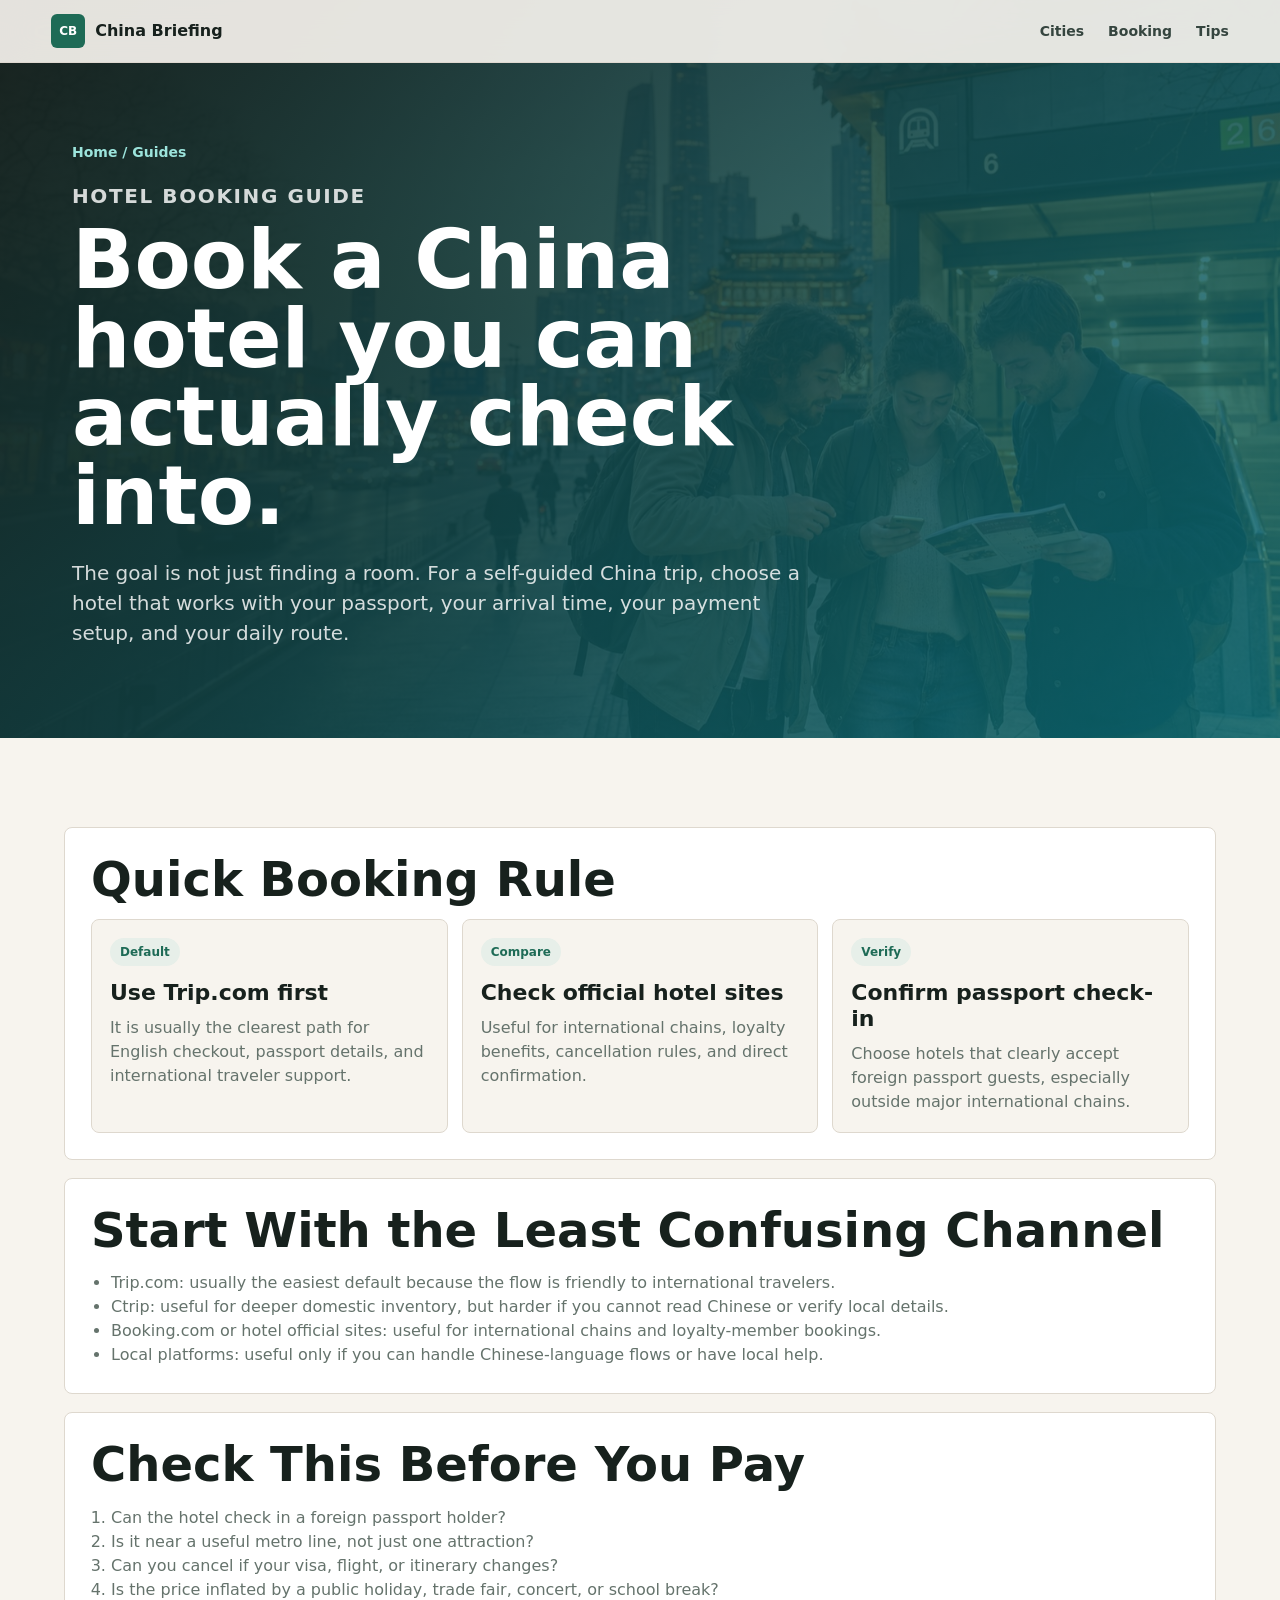
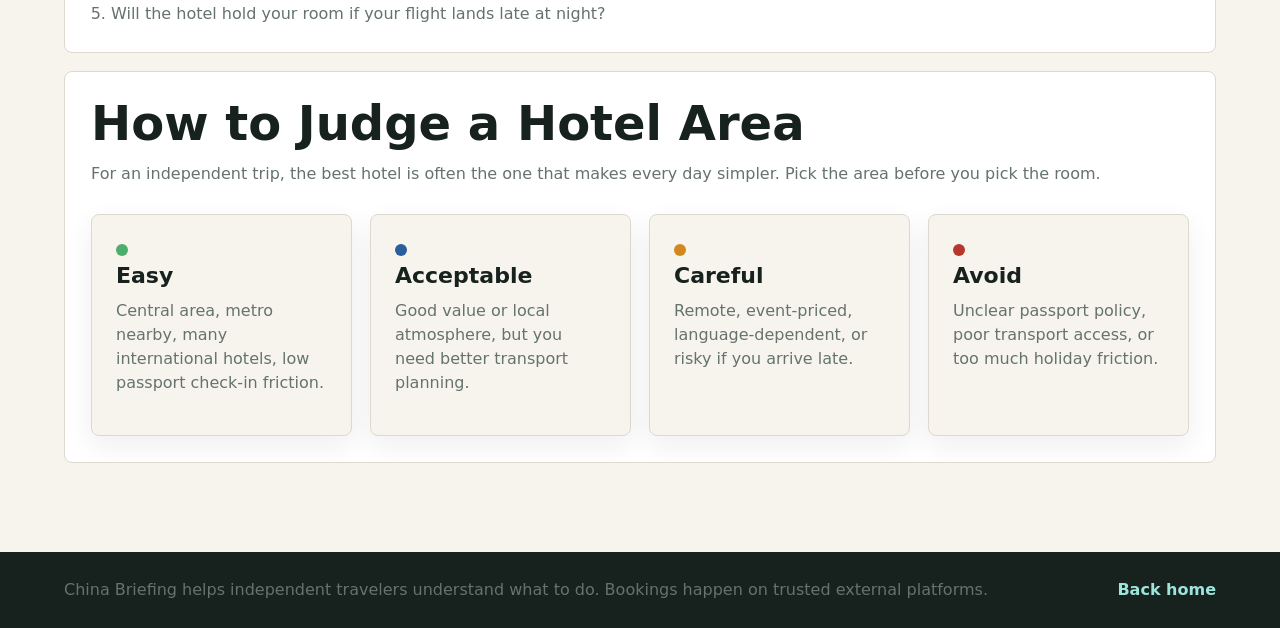
<file: guides/book-hotels-in-china.html>
<!doctype html>
<html lang="en">
  <head>
    <meta charset="utf-8" />
    <meta name="viewport" content="width=device-width, initial-scale=1" />
    <title>How to Book Hotels in China | China Briefing</title>
    <meta
      name="description"
      content="A practical China hotel booking guide for independent visitors planning a self-guided trip."
    />
    <link rel="stylesheet" href="../styles.css" />
  </head>
  <body>
    <header class="topbar">
      <a class="brand" href="../index.html">
        <span class="brand-mark">CB</span>
        <span>China Briefing</span>
      </a>
      <nav class="nav" aria-label="Main navigation">
        <a href="../index.html#cities">Cities</a>
        <a href="../index.html#booking">Booking</a>
        <a href="../index.html#tips">Tips</a>
      </nav>
    </header>

    <main>
      <section class="subpage-hero">
        <a class="breadcrumb" href="../index.html">Home / Guides</a>
        <p class="eyebrow">Hotel booking guide</p>
        <h1>Book a China hotel you can actually check into.</h1>
        <p>
          The goal is not just finding a room. For a self-guided China trip, choose a hotel that works with your passport, your arrival time, your payment setup, and your daily route.
        </p>
      </section>

      <section class="section guide-content">
        <div class="content-stack">
          <article class="info-block hotel-summary">
            <h2>Quick Booking Rule</h2>
            <div class="summary-grid">
              <article>
                <span class="tag">Default</span>
                <h3>Use Trip.com first</h3>
                <p>It is usually the clearest path for English checkout, passport details, and international traveler support.</p>
              </article>
              <article>
                <span class="tag">Compare</span>
                <h3>Check official hotel sites</h3>
                <p>Useful for international chains, loyalty benefits, cancellation rules, and direct confirmation.</p>
              </article>
              <article>
                <span class="tag">Verify</span>
                <h3>Confirm passport check-in</h3>
                <p>Choose hotels that clearly accept foreign passport guests, especially outside major international chains.</p>
              </article>
            </div>
          </article>

          <article class="info-block">
            <h2>Start With the Least Confusing Channel</h2>
            <ul>
              <li>Trip.com: usually the easiest default because the flow is friendly to international travelers.</li>
              <li>Ctrip: useful for deeper domestic inventory, but harder if you cannot read Chinese or verify local details.</li>
              <li>Booking.com or hotel official sites: useful for international chains and loyalty-member bookings.</li>
              <li>Local platforms: useful only if you can handle Chinese-language flows or have local help.</li>
            </ul>
          </article>

          <article class="info-block">
            <h2>Check This Before You Pay</h2>
            <ol>
              <li>Can the hotel check in a foreign passport holder?</li>
              <li>Is it near a useful metro line, not just one attraction?</li>
              <li>Can you cancel if your visa, flight, or itinerary changes?</li>
              <li>Is the price inflated by a public holiday, trade fair, concert, or school break?</li>
              <li>Will the hotel hold your room if your flight lands late at night?</li>
            </ol>
          </article>

          <article class="info-block">
            <h2>How to Judge a Hotel Area</h2>
            <p>
              For an independent trip, the best hotel is often the one that makes every day simpler. Pick the area before you pick the room.
            </p>
            <div class="risk-grid">
              <article class="risk-card">
                <span class="risk-dot risk-low"></span>
                <h3>Easy</h3>
                <p>Central area, metro nearby, many international hotels, low passport check-in friction.</p>
              </article>
              <article class="risk-card">
                <span class="risk-dot risk-moderate"></span>
                <h3>Acceptable</h3>
                <p>Good value or local atmosphere, but you need better transport planning.</p>
              </article>
              <article class="risk-card">
                <span class="risk-dot risk-high"></span>
                <h3>Careful</h3>
                <p>Remote, event-priced, language-dependent, or risky if you arrive late.</p>
              </article>
              <article class="risk-card">
                <span class="risk-dot risk-extreme"></span>
                <h3>Avoid</h3>
                <p>Unclear passport policy, poor transport access, or too much holiday friction.</p>
              </article>
            </div>
          </article>
        </div>
      </section>
    </main>

    <footer class="footer">
      <p>China Briefing helps independent travelers understand what to do. Bookings happen on trusted external platforms.</p>
      <a href="../index.html">Back home</a>
    </footer>
  </body>
</html>
</file>
<file: styles.css>
:root {
  --ink: #17211d;
  --muted: #65736c;
  --paper: #f7f4ee;
  --surface: #ffffff;
  --line: #ded8ce;
  --green: #1e6b56;
  --teal: #0a7680;
  --amber: #d1891f;
  --red: #b7372f;
  --blue: #295f9d;
  --shadow: 0 18px 50px rgba(23, 33, 29, 0.12);
}

* {
  box-sizing: border-box;
}

html {
  scroll-behavior: smooth;
  overflow-x: hidden;
}

body {
  margin: 0;
  background: var(--paper);
  color: var(--ink);
  font-family:
    Inter, ui-sans-serif, system-ui, -apple-system, BlinkMacSystemFont, "Segoe UI",
    sans-serif;
  line-height: 1.5;
  overflow-x: hidden;
}

a {
  color: inherit;
  text-decoration: none;
}

button,
input,
select {
  font: inherit;
}

.topbar {
  align-items: center;
  background: rgba(247, 244, 238, 0.92);
  border-bottom: 1px solid rgba(222, 216, 206, 0.85);
  display: flex;
  gap: 24px;
  justify-content: space-between;
  left: 0;
  padding: 14px clamp(18px, 4vw, 54px);
  position: fixed;
  right: 0;
  top: 0;
  z-index: 10;
  backdrop-filter: blur(18px);
}

.brand {
  align-items: center;
  display: inline-flex;
  font-weight: 760;
  gap: 10px;
  min-width: max-content;
}

.brand-mark {
  align-items: center;
  background: var(--green);
  border-radius: 6px;
  color: white;
  display: inline-flex;
  font-size: 12px;
  height: 34px;
  justify-content: center;
  letter-spacing: 0;
  width: 34px;
}

.nav {
  display: flex;
  flex-wrap: wrap;
  gap: clamp(12px, 2vw, 24px);
  justify-content: flex-end;
}

.nav a {
  color: #35453f;
  font-size: 14px;
  font-weight: 650;
}

.hero {
  min-height: 82vh;
  overflow: hidden;
  position: relative;
}

.hero img {
  height: 100%;
  left: 0;
  object-fit: cover;
  position: absolute;
  top: 0;
  width: 100%;
}

.hero-overlay {
  background:
    linear-gradient(90deg, rgba(7, 18, 16, 0.9), rgba(7, 18, 16, 0.58) 42%, rgba(7, 18, 16, 0.18)),
    linear-gradient(0deg, rgba(247, 244, 238, 0.08), rgba(247, 244, 238, 0));
  inset: 0;
  position: absolute;
}

.hero-content {
  color: white;
  max-width: 820px;
  padding: 132px clamp(18px, 6vw, 72px) 72px;
  position: relative;
  z-index: 1;
}

.eyebrow {
  color: var(--teal);
  font-size: 12px;
  font-weight: 780;
  letter-spacing: 0.08em;
  margin: 0 0 10px;
  text-transform: uppercase;
}

.hero .eyebrow {
  color: #9ce4dc;
}

h1,
h2,
h3,
p {
  margin-top: 0;
}

h1 {
  font-size: clamp(42px, 7vw, 82px);
  letter-spacing: 0;
  line-height: 0.96;
  margin-bottom: 22px;
  max-width: 780px;
}

h2 {
  font-size: clamp(28px, 4vw, 48px);
  letter-spacing: 0;
  line-height: 1.05;
  margin-bottom: 14px;
}

h3 {
  font-size: 22px;
  line-height: 1.18;
  margin-bottom: 10px;
}

.hero-copy {
  color: rgba(255, 255, 255, 0.86);
  font-size: clamp(18px, 2vw, 22px);
  max-width: 670px;
}

.hero-actions {
  display: flex;
  flex-wrap: wrap;
  gap: 12px;
  margin-top: 30px;
}

.button-link {
  align-items: center;
  border-radius: 6px;
  display: inline-flex;
  font-weight: 820;
  min-height: 48px;
  padding: 0 18px;
}

.button-primary {
  background: #ffffff;
  color: var(--ink);
}

.button-secondary {
  border: 1px solid rgba(255, 255, 255, 0.56);
  color: white;
}

.quick-nav {
  background: rgba(247, 244, 238, 0.94);
  border-bottom: 1px solid var(--line);
  border-top: 1px solid var(--line);
  display: flex;
  gap: 10px;
  justify-content: center;
  overflow-x: auto;
  padding: 10px clamp(18px, 5vw, 72px);
  position: sticky;
  scrollbar-width: none;
  top: 63px;
  z-index: 8;
}

.quick-nav a {
  background: #ffffff;
  border: 1px solid var(--line);
  border-radius: 999px;
  color: #405049;
  flex: 0 0 auto;
  font-size: 13px;
  font-weight: 780;
  padding: 7px 12px;
}

.trust-section {
  background: #ffffff;
  display: grid;
  gap: 18px;
  grid-template-columns: repeat(3, minmax(0, 1fr));
}

.trust-section article {
  border-left: 3px solid var(--green);
  padding-left: 18px;
}

.trust-section h2 {
  font-size: 24px;
  margin-bottom: 8px;
}

.trust-section p {
  color: var(--muted);
  margin: 0;
}

.trust-mark {
  color: var(--amber);
  display: inline-block;
  font-size: 12px;
  font-weight: 860;
  margin-bottom: 10px;
}

.trip-panel {
  align-items: end;
  background: rgba(255, 255, 255, 0.08);
  border: 1px solid rgba(255, 255, 255, 0.16);
  border-radius: 8px;
  color: white;
  display: grid;
  gap: 12px;
  grid-template-columns: repeat(2, minmax(0, 1fr));
  margin-top: 0;
  padding: 14px;
}

.trip-panel button {
  grid-column: 1 / -1;
}

.risk-section .trip-panel label {
  color: rgba(255, 255, 255, 0.82);
}

.risk-section .trip-panel input,
.risk-section .trip-panel select {
  background: rgba(255, 255, 255, 0.94);
}

label {
  color: #41514b;
  display: grid;
  font-size: 12px;
  font-weight: 760;
  gap: 7px;
}

input,
select {
  background: #fbfaf7;
  border: 1px solid var(--line);
  border-radius: 6px;
  color: var(--ink);
  min-height: 46px;
  padding: 0 12px;
  width: 100%;
}

button {
  background: var(--green);
  border: 0;
  border-radius: 6px;
  color: white;
  cursor: pointer;
  font-weight: 760;
  min-height: 46px;
  padding: 0 18px;
}

button:hover {
  background: #165846;
}

.risk-result {
  align-items: center;
  background: rgba(255, 255, 255, 0.14);
  border: 1px solid rgba(255, 255, 255, 0.2);
  border-radius: 8px;
  display: flex;
  flex-wrap: wrap;
  gap: 9px;
  margin-top: 14px;
  max-width: 820px;
  padding: 12px 14px;
}

.risk-result strong,
.risk-result span {
  color: white;
}

.section {
  padding: clamp(54px, 7vw, 92px) clamp(18px, 5vw, 72px);
}

.intro-band {
  align-items: center;
  background: #ffffff;
  border-bottom: 1px solid var(--line);
  display: grid;
  gap: 32px;
  grid-template-columns: minmax(260px, 0.85fr) 1.15fr;
}

.intro-band p:last-child {
  color: #394841;
  font-size: clamp(18px, 2.3vw, 25px);
  margin: 0;
}

.section-heading {
  max-width: 720px;
}

.section-heading p {
  color: var(--muted);
  font-size: 17px;
}

.city-grid,
.risk-grid,
.event-grid,
.tool-grid {
  display: grid;
  gap: 18px;
  margin-top: 28px;
}

.city-grid {
  grid-template-columns: repeat(3, minmax(0, 1fr));
}

.city-card,
.guide-card,
.risk-card,
.event-card {
  background: var(--surface);
  border: 1px solid var(--line);
  border-radius: 8px;
  box-shadow: 0 10px 28px rgba(23, 33, 29, 0.07);
}

.city-card {
  display: grid;
  grid-template-rows: auto 1fr auto auto;
  min-height: 560px;
  overflow: hidden;
}

.city-card > div,
.city-card > ul,
.city-card > .card-link {
  margin-left: 26px;
  margin-right: 26px;
}

.city-card > div:not(.city-image) {
  margin-top: 24px;
}

.city-image {
  aspect-ratio: 4 / 3;
  margin: 0;
  overflow: hidden;
}

.city-image img {
  height: 100%;
  object-fit: cover;
  width: 100%;
}

.city-card p {
  color: var(--muted);
}

.city-card-pending {
  background: #fbfaf7;
}

.forecast-layout {
  align-items: start;
  display: grid;
  gap: 38px;
  grid-template-columns: minmax(240px, 0.9fr) minmax(340px, 1.1fr);
}

.forecast-panel {
  background: rgba(255, 255, 255, 0.08);
  border: 1px solid rgba(255, 255, 255, 0.14);
  border-radius: 8px;
  padding: 18px;
}

.city-card ul {
  border-top: 1px solid var(--line);
  color: #405049;
  display: grid;
  gap: 10px;
  list-style: none;
  margin: 22px 0 0;
  padding: 20px 0 0;
}

.city-card li {
  padding-left: 18px;
  position: relative;
}

.city-card li::before {
  background: var(--teal);
  border-radius: 999px;
  content: "";
  height: 6px;
  left: 0;
  position: absolute;
  top: 9px;
  width: 6px;
}

.two-column {
  background: #eef3ef;
  display: grid;
  gap: 38px;
  grid-template-columns: minmax(240px, 0.85fr) 1.15fr;
}

.sticky-heading {
  align-self: start;
  position: sticky;
  top: 96px;
}

.guide-list {
  display: grid;
  gap: 16px;
}

.booking-section {
  background: #eef3ef;
}

.booking-heading {
  max-width: 980px;
}

.booking-heading h2 {
  max-width: 760px;
}

.booking-section .guide-list {
  grid-template-columns: repeat(3, minmax(0, 1fr));
  margin-top: 28px;
}

.guide-card {
  display: grid;
  grid-template-rows: auto auto 1fr auto;
  min-height: 250px;
  padding: 24px;
}

.guide-card .tag {
  justify-self: start;
}

.guide-card p,
.risk-card p,
.event-card p,
.footer p {
  color: var(--muted);
}

.guide-card a {
  color: var(--green);
  display: inline-block;
  font-weight: 760;
  margin-top: 6px;
}

.inline-status {
  color: #6f7d76;
  display: inline-block;
  font-size: 14px;
  font-weight: 760;
  margin-top: 6px;
}

.card-link {
  border-top: 1px solid var(--line);
  color: var(--green);
  display: inline-flex;
  font-weight: 760;
  justify-content: space-between;
  margin-bottom: 24px;
  margin-top: 22px;
  padding-top: 18px;
}

.card-link-disabled {
  color: #7c8882;
  cursor: default;
}

.tag {
  background: #e7efe9;
  border-radius: 999px;
  color: var(--green);
  display: inline-flex;
  font-size: 12px;
  font-weight: 780;
  margin-bottom: 14px;
  padding: 5px 10px;
}

.risk-section {
  background: #17211d;
  color: white;
}

.risk-section .eyebrow {
  color: #9ce4dc;
}

.risk-section .section-heading p,
.risk-card p {
  color: rgba(255, 255, 255, 0.72);
}

.risk-grid {
  grid-template-columns: repeat(4, minmax(0, 1fr));
}

.risk-card {
  background: rgba(255, 255, 255, 0.08);
  border-color: rgba(255, 255, 255, 0.14);
  min-height: 210px;
  padding: 24px;
}

.risk-dot {
  border-radius: 999px;
  display: inline-flex;
  height: 12px;
  width: 12px;
}

.risk-low {
  background: #4cae6d;
}

.risk-moderate {
  background: var(--blue);
}

.risk-high {
  background: var(--amber);
}

.risk-extreme {
  background: var(--red);
}

.event-grid {
  grid-template-columns: repeat(3, minmax(0, 1fr));
}

.tool-grid {
  grid-template-columns: repeat(3, minmax(0, 1fr));
}

.tool-card {
  background: var(--surface);
  border: 1px solid var(--line);
  border-radius: 8px;
  box-shadow: 0 10px 28px rgba(23, 33, 29, 0.07);
  display: grid;
  grid-template-rows: auto auto auto 1fr;
  min-height: 220px;
  padding: 24px;
}

.tool-card p {
  color: var(--muted);
  margin-bottom: 0;
}

.faq-section {
  background: #ffffff;
}

.faq-grid {
  display: grid;
  gap: 16px;
  grid-template-columns: repeat(2, minmax(0, 1fr));
  margin-top: 28px;
}

.faq-card {
  background: #f7f4ee;
  border: 1px solid var(--line);
  border-radius: 8px;
  padding: 24px;
}

.faq-card p {
  color: var(--muted);
  margin: 0;
}

.email-signup {
  align-items: center;
  background: #eef3ef;
  display: grid;
  gap: 32px;
  grid-template-columns: minmax(0, 1fr) 420px;
}

.email-signup p {
  color: var(--muted);
}

.signup-form {
  background: #ffffff;
  border: 1px solid var(--line);
  border-radius: 8px;
  box-shadow: 0 10px 28px rgba(23, 33, 29, 0.07);
  display: grid;
  gap: 14px;
  padding: 22px;
}

.app-heading {
  align-items: center;
  display: grid;
  gap: 12px;
  grid-template-columns: 50px 1fr;
  margin-bottom: 18px;
}

.app-heading-dual {
  grid-template-columns: 50px 50px 1fr;
}

.app-heading strong {
  color: var(--ink);
  display: block;
  font-size: 15px;
}

.app-heading small {
  color: var(--muted);
  display: block;
  font-size: 12px;
  font-weight: 720;
  margin-top: 2px;
}

.app-logo {
  align-items: center;
  border-radius: 12px;
  color: white;
  display: inline-flex;
  font-size: 20px;
  font-weight: 860;
  height: 50px;
  justify-content: center;
  letter-spacing: 0;
  width: 50px;
}

.logo-trip {
  background: #2d6cdf;
}

.logo-dianping {
  background: #f58220;
}

.logo-amap {
  background: #1f8b4c;
}

.logo-baidu {
  background: #3167d8;
}

.logo-didi {
  background: #ff7a00;
}

.logo-alipay {
  background: #1677ff;
}

.logo-wechat {
  background: #18b957;
}

.event-card {
  display: grid;
  gap: 18px;
  grid-template-columns: 74px 1fr;
  min-height: 270px;
  padding: 22px;
}

.event-date {
  align-items: center;
  background: var(--ink);
  border-radius: 8px;
  color: white;
  display: flex;
  flex-direction: column;
  height: 82px;
  justify-content: center;
}

.event-date span {
  color: #b8c7c0;
  font-size: 13px;
  font-weight: 760;
}

.event-date strong {
  font-size: 30px;
  line-height: 1;
}

.event-meta {
  border-top: 1px solid var(--line);
  color: #46564f;
  display: flex;
  flex-wrap: wrap;
  font-size: 13px;
  font-weight: 720;
  gap: 12px;
  margin-top: 18px;
  padding-top: 14px;
}

.tips-section {
  background: #ffffff;
}

.tips-board {
  display: grid;
  gap: 16px;
  grid-template-columns: repeat(4, minmax(0, 1fr));
  margin-top: 28px;
}

.tip-card,
.phrase-card {
  border: 1px solid var(--line);
  border-radius: 8px;
  box-shadow: 0 10px 28px rgba(23, 33, 29, 0.07);
}

.tip-card {
  background: #f7f4ee;
  display: grid;
  grid-template-rows: auto auto 1fr;
  min-height: 230px;
  padding: 24px;
}

.tip-card p {
  color: var(--muted);
  margin-bottom: 0;
}

.phrase-card {
  background: var(--ink);
  color: white;
  grid-column: 1 / -1;
  padding: 24px;
}

.phrase-card .eyebrow {
  color: #9ce4dc;
}

.phrase-list {
  display: grid;
  gap: 12px;
  grid-template-columns: repeat(3, minmax(0, 1fr));
  margin: 18px 0 0;
}

.phrase-list div {
  border-top: 1px solid rgba(255, 255, 255, 0.16);
  display: grid;
  gap: 5px;
  padding-top: 12px;
}

.phrase-list dt {
  color: rgba(255, 255, 255, 0.68);
  font-size: 13px;
}

.phrase-list dd {
  font-size: clamp(18px, 2vw, 23px);
  font-weight: 760;
  line-height: 1.25;
  margin: 0;
}

.footer {
  align-items: center;
  background: var(--ink);
  color: white;
  display: flex;
  gap: 20px;
  justify-content: space-between;
  padding: 26px clamp(18px, 5vw, 72px);
}

.footer p {
  margin: 0;
}

.footer a {
  color: #9ce4dc;
  font-weight: 760;
  min-width: max-content;
}

.subpage-hero {
  background:
    linear-gradient(135deg, rgba(23, 33, 29, 0.94), rgba(10, 118, 128, 0.78)),
    url("assets/hero-china-travel.jpg") center/cover;
  color: white;
  padding: 140px clamp(18px, 6vw, 72px) 70px;
}

.subpage-hero h1 {
  max-width: 820px;
}

.subpage-hero p {
  color: rgba(255, 255, 255, 0.82);
  font-size: 20px;
  max-width: 740px;
}

.breadcrumb {
  color: #9ce4dc;
  display: inline-block;
  font-size: 14px;
  font-weight: 760;
  margin-bottom: 18px;
}

.content-layout {
  display: grid;
  gap: 34px;
  grid-template-columns: minmax(0, 1fr) 320px;
  overflow: hidden;
}

.guide-content {
  display: block;
}

.summary-grid {
  display: grid;
  gap: 14px;
  grid-template-columns: repeat(3, minmax(0, 1fr));
}

.summary-grid article {
  background: #f7f4ee;
  border: 1px solid var(--line);
  border-radius: 8px;
  padding: 18px;
}

.summary-grid p {
  color: var(--muted);
  margin: 0;
}

.city-content {
  display: block;
}

.content-stack {
  display: grid;
  gap: 18px;
  min-width: 0;
}

.info-block {
  background: var(--surface);
  border: 1px solid var(--line);
  border-radius: 8px;
  min-width: 0;
  overflow: hidden;
  padding: 26px;
}

.info-block p,
.info-block li {
  color: var(--muted);
}

.info-block ul,
.info-block ol {
  margin-bottom: 0;
  padding-left: 20px;
}

.info-block .risk-card {
  background: #f7f4ee;
  border-color: var(--line);
}

.info-block .risk-card h3 {
  color: var(--ink);
}

.info-block .risk-card p {
  color: var(--muted);
}

.stay-layout {
  align-items: stretch;
  display: grid;
  gap: 24px;
  grid-template-columns: 1fr;
}

.stay-section .stay-layout {
  grid-template-columns: minmax(0, 0.85fr) minmax(340px, 1.15fr);
}

.ranked-section {
  contain: inline-size;
  display: flex;
  gap: 16px;
  margin: 24px 0 28px;
  max-width: 100%;
  min-width: 0;
  overflow-x: auto;
  overscroll-behavior-inline: contain;
  padding: 2px 2px 14px;
  scroll-snap-type: inline mandatory;
  scrollbar-color: #b8c7c0 transparent;
}

.explore-category + .explore-category {
  border-top: 1px solid var(--line);
  margin-top: 28px;
  padding-top: 24px;
}

.category-heading {
  margin-bottom: 16px;
}

.category-heading h3 {
  margin-bottom: 0;
}

.ranked-section::-webkit-scrollbar,
.attraction-grid::-webkit-scrollbar,
.food-pair-grid::-webkit-scrollbar,
.transport-grid::-webkit-scrollbar {
  height: 8px;
}

.ranked-section::-webkit-scrollbar-thumb,
.attraction-grid::-webkit-scrollbar-thumb,
.food-pair-grid::-webkit-scrollbar-thumb,
.transport-grid::-webkit-scrollbar-thumb {
  background: #b8c7c0;
  border-radius: 999px;
}

.ranked-section::-webkit-scrollbar-track,
.attraction-grid::-webkit-scrollbar-track,
.food-pair-grid::-webkit-scrollbar-track,
.transport-grid::-webkit-scrollbar-track {
  background: transparent;
}

.rank-card,
.food-pair-card {
  background: #f7f4ee;
  border: 1px solid var(--line);
  border-radius: 8px;
}

.rank-card {
  flex: 0 0 min(330px, 82vw);
  overflow: hidden;
  padding: 22px;
  scroll-snap-align: start;
}

.rank-card img {
  display: block;
  height: 150px;
  margin: -22px -22px 20px;
  object-fit: cover;
  width: calc(100% + 44px);
}

.rank-card h3 {
  font-size: 20px;
}

.rank-list {
  counter-reset: rank;
  display: grid;
  gap: 12px;
  list-style: none;
  margin: 18px 0 0;
  padding: 0;
}

.rank-list li {
  border-top: 1px solid var(--line);
  display: grid;
  gap: 4px;
  padding: 12px 0 0 38px;
  position: relative;
}

.rank-list li::before {
  align-items: center;
  background: var(--green);
  border-radius: 999px;
  color: white;
  content: counter(rank);
  counter-increment: rank;
  display: inline-flex;
  font-size: 13px;
  font-weight: 820;
  height: 26px;
  justify-content: center;
  left: 0;
  position: absolute;
  top: 12px;
  width: 26px;
}

.rank-list strong {
  color: var(--ink);
}

.rank-list span {
  color: var(--muted);
  font-size: 14px;
}

.attraction-grid {
  contain: inline-size;
  display: flex;
  gap: 18px;
  max-width: 100%;
  min-width: 0;
  overflow-x: auto;
  overscroll-behavior-inline: contain;
  padding: 2px 2px 16px;
  scroll-snap-type: inline mandatory;
  scrollbar-color: #b8c7c0 transparent;
}

.attraction-card {
  background: var(--surface);
  border: 1px solid var(--line);
  border-radius: 8px;
  box-shadow: 0 10px 28px rgba(23, 33, 29, 0.07);
  display: flex;
  flex: 0 0 min(360px, 86vw);
  flex-direction: column;
  min-height: 610px;
  overflow: hidden;
  scroll-snap-align: start;
}

.attraction-card img {
  display: block;
  height: 170px;
  object-fit: cover;
  width: 100%;
}

.attraction-body {
  display: grid;
  flex: 1;
  gap: 13px;
  grid-template-rows: minmax(132px, auto) minmax(76px, auto) auto minmax(112px, auto);
  padding: 18px;
}

.attraction-top {
  align-items: start;
  display: flex;
  gap: 12px;
  justify-content: space-between;
}

.attraction-top h3 {
  margin-bottom: 6px;
}

.attraction-top p {
  display: -webkit-box;
  overflow: hidden;
  -webkit-box-orient: vertical;
  -webkit-line-clamp: 4;
}

.detail-points {
  display: grid;
  gap: 6px;
}

.detail-points span {
  border-left: 3px solid #d9cfae;
  color: #4f5e56;
  font-size: 13px;
  line-height: 1.45;
  padding-left: 10px;
}

.detail-points span:nth-child(2) {
  display: -webkit-box;
  overflow: hidden;
  -webkit-box-orient: vertical;
  -webkit-line-clamp: 2;
}

.explorer-stats {
  display: flex;
  flex-wrap: wrap;
  gap: 8px;
}

.explorer-stats span {
  background: #eef3ef;
  border: 1px solid var(--line);
  border-radius: 999px;
  color: #405049;
  display: inline-flex;
  font-size: 12px;
  font-weight: 760;
  padding: 6px 10px;
}

.price-pill {
  border-radius: 999px;
  display: inline-flex;
  font-size: 12px;
  font-weight: 820;
  min-width: max-content;
  padding: 6px 10px;
}

.price-free {
  background: #e4f2ea;
  color: #1e6b56;
}

.price-paid {
  background: #fff0d5;
  color: #8a5200;
}

.booking-list {
  border-top: 1px solid var(--line);
  display: grid;
  gap: 8px;
  min-height: 112px;
  margin: 0;
  padding: 14px 0 0;
}

.booking-row {
  display: grid;
  gap: 8px;
  grid-template-columns: 28px 1fr;
}

.booking-row strong {
  align-items: center;
  background: #eef3ef;
  border: 1px solid var(--line);
  border-radius: 999px;
  color: var(--ink);
  display: inline-flex;
  font-size: 13px;
  height: 28px;
  justify-content: center;
  width: 28px;
}

.booking-row span {
  color: var(--muted);
  font-size: 13px;
  line-height: 1.45;
}

.booking-row a {
  color: var(--green);
  font-weight: 760;
}

.food-section {
  display: grid;
  gap: 24px;
}

.food-culture {
  background: #eef3ef;
  border: 1px solid var(--line);
  border-radius: 8px;
  padding: 22px;
}

.food-culture ul {
  display: grid;
  gap: 11px;
  padding-left: 18px;
}

.food-pair-grid {
  contain: inline-size;
  display: flex;
  gap: 14px;
  max-width: 100%;
  min-width: 0;
  overflow-x: auto;
  overscroll-behavior-inline: contain;
  padding: 2px 2px 14px;
  scroll-snap-type: inline mandatory;
  scrollbar-color: #b8c7c0 transparent;
}

.food-pair-card {
  background: var(--surface);
  border: 1px solid var(--line);
  border-radius: 8px;
  display: flex;
  flex: 0 0 min(340px, 84vw);
  flex-direction: column;
  min-height: 425px;
  overflow: hidden;
  scroll-snap-align: start;
}

.food-pair-card img {
  display: block;
  height: 150px;
  object-fit: cover;
  width: 100%;
}

.food-pair-body {
  display: grid;
  flex: 1;
  gap: 10px;
  grid-template-rows: auto auto 1fr auto;
  padding: 18px;
}

.food-pair-body p {
  color: var(--muted);
}

.booking-checklist ol {
  color: var(--muted);
  margin: 10px 0 0;
  padding-left: 20px;
}

.transport-grid {
  display: flex;
  gap: 16px;
  max-width: 100%;
  min-width: 0;
  overflow-x: auto;
  overscroll-behavior-inline: contain;
  padding: 2px 2px 14px;
  scroll-snap-type: inline mandatory;
  scrollbar-color: #b8c7c0 transparent;
}

.transport-card {
  background: #f7f4ee;
  border: 1px solid var(--line);
  border-radius: 8px;
  display: grid;
  flex: 0 0 min(330px, 84vw);
  gap: 10px;
  min-height: 300px;
  padding: 20px;
  scroll-snap-align: start;
}

.transport-card ul {
  color: var(--muted);
  display: grid;
  gap: 9px;
  margin: 0;
  padding-left: 18px;
}

.stay-section {
  display: grid;
  gap: 22px;
}

.stay-advice {
  display: grid;
  gap: 14px;
}

.stay-choice {
  background: #fffdf8;
  border: 1px solid var(--line);
  border-radius: 8px;
  padding: 18px;
}

.stay-choice ul {
  color: var(--muted);
  display: grid;
  gap: 8px;
  margin: 10px 0 0;
  padding-left: 18px;
}

.orientation-map {
  background: #f7f4ee;
  border: 1px solid var(--line);
  border-radius: 8px;
  margin: 0;
  overflow: hidden;
}

.orientation-map img {
  display: block;
  width: 100%;
}

.orientation-map figcaption {
  border-top: 1px solid var(--line);
  color: var(--muted);
  font-size: 13px;
  padding: 12px 14px;
}

.sidebar-box {
  background: #eef3ef;
  border: 1px solid var(--line);
  border-radius: 8px;
  padding: 22px;
  position: sticky;
  top: 96px;
}

.sidebar-box dl {
  display: grid;
  gap: 12px;
  margin: 0;
}

.sidebar-box dt {
  color: var(--muted);
  font-size: 12px;
  font-weight: 780;
  text-transform: uppercase;
}

.sidebar-box dd {
  margin: 0;
}

.sidebar-box a {
  color: var(--green);
  font-weight: 760;
}

@media (max-width: 980px) {
  .trip-panel,
  .forecast-layout,
  .intro-band,
  .two-column,
  .stay-layout,
  .trust-section,
  .email-signup,
  .content-layout {
    grid-template-columns: 1fr;
  }

  .city-grid,
  .event-grid,
  .tool-grid,
  .booking-section .guide-list,
  .faq-grid,
  .tips-board,
  .summary-grid {
    grid-template-columns: 1fr;
  }

  .phrase-list {
    grid-template-columns: 1fr;
  }

  .risk-grid {
    grid-template-columns: repeat(2, minmax(0, 1fr));
  }

  .sticky-heading {
    position: static;
  }

  .sidebar-box {
    position: static;
  }
}

@media (max-width: 700px) {
  .topbar {
    align-items: flex-start;
    flex-direction: column;
    gap: 12px;
    position: absolute;
  }

  .nav {
    justify-content: flex-start;
  }

  .hero-content {
    padding-bottom: 52px;
    padding-top: 156px;
  }

  .hero {
    min-height: 68vh;
  }

  h1 {
    font-size: 40px;
  }

  .hero-actions {
    display: grid;
  }

  .button-link {
    justify-content: center;
    width: 100%;
  }

  .quick-nav {
    justify-content: flex-start;
    top: 0;
  }

  .trip-panel {
    grid-template-columns: 1fr;
    padding: 12px;
  }

  .forecast-panel {
    padding: 12px;
  }

  .rank-card img {
    height: 130px;
  }

  .attraction-card img {
    height: 150px;
  }

  .food-pair-card img {
    height: 120px;
  }

  .risk-grid {
    grid-template-columns: 1fr;
  }

  .city-card {
    min-height: auto;
  }

  .event-card {
    grid-template-columns: 1fr;
  }

  .event-date {
    align-items: flex-start;
    height: auto;
    padding: 12px;
    width: 88px;
  }

  .footer {
    align-items: flex-start;
    flex-direction: column;
  }
}
</file>
